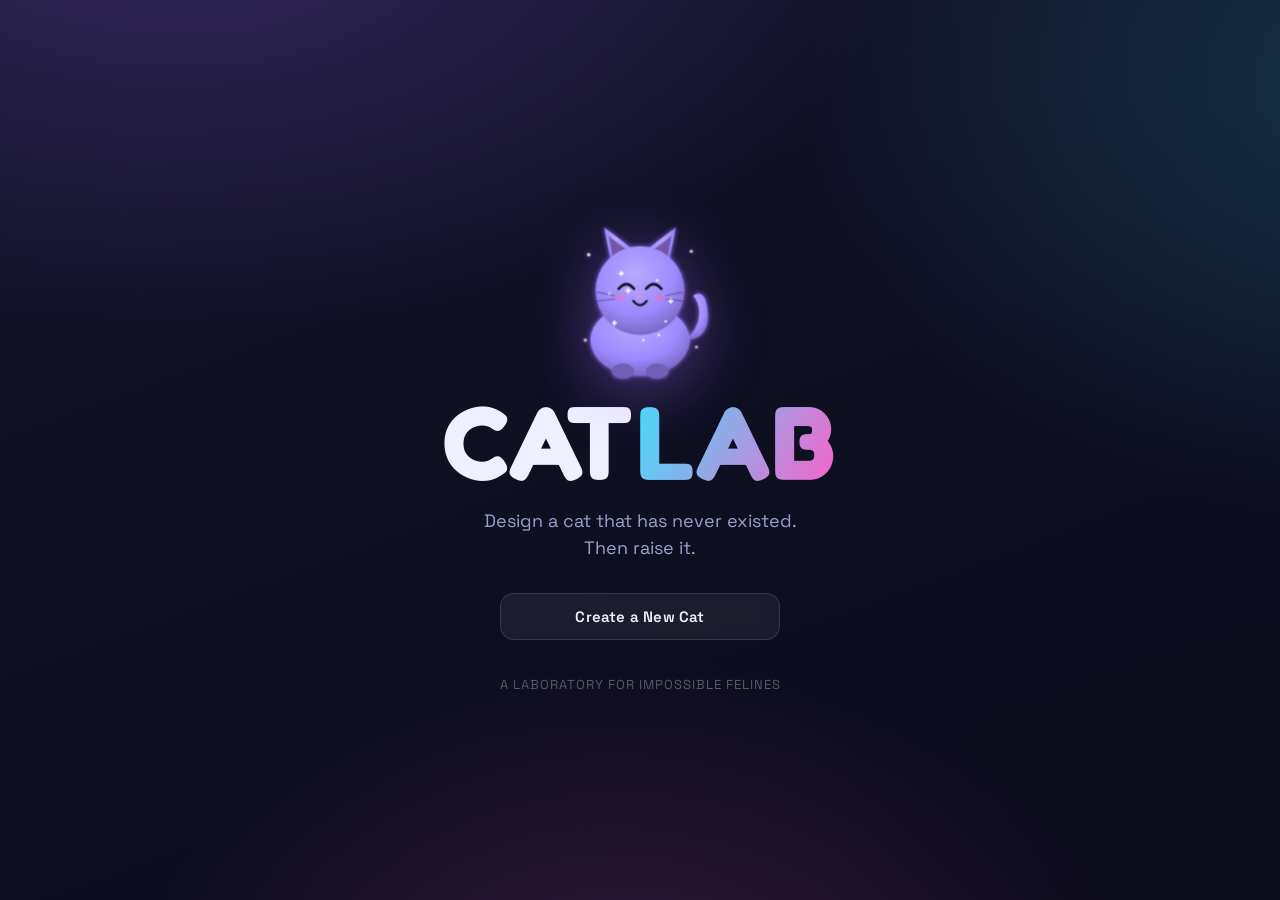
<file: index.html>
<!DOCTYPE html>
<html lang="en">
<head>
    <meta charset="UTF-8">
    <meta name="viewport" content="width=device-width, initial-scale=1.0">
    <title>Cat Lab — Design & Raise Your Own Cat</title>
    <link rel="stylesheet" href="style.css">
</head>
<body>
    <div id="bg-particles"></div>

    <main id="app">
        <!-- ============ TITLE / LAB ENTRANCE ============ -->
        <section id="title-screen" class="screen active">
            <div class="title-inner">
                <div class="logo-cat" id="logo-cat"></div>
                <h1 class="logo">
                    <span class="logo-cat-word">CAT</span><span class="logo-lab-word">LAB</span>
                </h1>
                <p class="tagline">Design a cat that has never existed.<br>Then raise it.</p>
                <div class="title-buttons">
                    <button id="continue-btn" class="btn btn-primary hidden">Continue with <span id="continue-name"></span></button>
                    <button id="new-btn" class="btn btn-ghost">Create a New Cat</button>
                </div>
                <p class="credits">A laboratory for impossible felines</p>
            </div>
        </section>

        <!-- ============ CREATOR ============ -->
        <section id="creator-screen" class="screen">
            <div class="creator-grid">
                <!-- Live preview -->
                <div class="preview-panel">
                    <div class="preview-stage">
                        <div class="cat-render" id="creator-cat"></div>
                    </div>
                    <div class="preview-name">
                        <input type="text" id="cat-name-input" maxlength="16" placeholder="Name your cat…" autocomplete="off">
                    </div>
                    <p class="preview-summary" id="preview-summary"></p>
                    <div class="preview-actions">
                        <button id="randomize-btn" class="btn btn-ghost btn-sm">🎲 Surprise me</button>
                        <button id="bring-to-life-btn" class="btn btn-primary btn-sm">Bring to Life ✨</button>
                    </div>
                </div>

                <!-- Controls -->
                <div class="controls-panel">
                    <header class="controls-header">
                        <h2>The Creator</h2>
                        <button id="back-to-title" class="link-btn">← Lab</button>
                    </header>

                    <div class="control-group" data-control="type">
                        <label class="control-label">Species Type</label>
                        <div class="chip-row" id="type-row"></div>
                    </div>

                    <div class="control-group">
                        <label class="control-label">Fur Pattern</label>
                        <div class="chip-row" id="pattern-row"></div>
                    </div>

                    <div class="control-group split">
                        <div>
                            <label class="control-label">Fur Colour</label>
                            <div class="swatch-row" id="fur-swatches"></div>
                            <input type="color" id="fur-custom" class="color-input" value="#ff9ad1">
                        </div>
                        <div>
                            <label class="control-label">Accent Colour</label>
                            <div class="swatch-row" id="accent-swatches"></div>
                            <input type="color" id="accent-custom" class="color-input" value="#5b3a8f">
                        </div>
                    </div>

                    <div class="control-group">
                        <label class="control-label">Eye Colour</label>
                        <div class="swatch-row" id="eye-swatches"></div>
                    </div>

                    <div class="control-group split">
                        <div>
                            <label class="control-label">Size</label>
                            <div class="chip-row col" id="size-row"></div>
                        </div>
                        <div>
                            <label class="control-label">Age</label>
                            <div class="chip-row col" id="age-row"></div>
                        </div>
                    </div>

                    <div class="control-group">
                        <label class="control-label">Personality</label>
                        <div class="chip-row" id="personality-row"></div>
                        <p class="control-hint" id="personality-hint"></p>
                    </div>

                    <div class="control-group">
                        <label class="control-label">Favourite Diet</label>
                        <div class="chip-row" id="diet-row"></div>
                    </div>
                </div>
            </div>
        </section>

        <!-- ============ NURSERY / CARE ============ -->
        <section id="care-screen" class="screen">
            <div class="care-grid">
                <aside class="care-info">
                    <div class="info-card">
                        <h3 id="care-name">—</h3>
                        <p class="info-line" id="care-traits">—</p>
                        <div class="age-badge"><span id="care-age-label">Kitten</span> · <span id="care-days">Day 1</span></div>
                    </div>
                    <div class="mood-card">
                        <div class="mood-emoji" id="mood-emoji">😺</div>
                        <div class="mood-text" id="mood-text">Content</div>
                    </div>
                    <button id="new-cat-btn" class="btn btn-ghost btn-sm full">⚗️ Back to the Lab</button>
                </aside>

                <div class="care-stage-wrap">
                    <div class="care-stage" id="care-stage">
                        <div class="stage-floor"></div>
                        <div class="cat-render" id="care-cat"></div>
                        <div class="particle-layer" id="particle-layer"></div>
                        <div class="speech-bubble hidden" id="speech-bubble"></div>
                    </div>
                </div>

                <aside class="care-stats">
                    <div class="stat" data-stat="hunger">
                        <div class="stat-top"><span class="stat-emoji">🍽️</span><span class="stat-name">Fullness</span><span class="stat-num" id="hunger-num">100</span></div>
                        <div class="stat-track"><div class="stat-bar" id="hunger-bar"></div></div>
                    </div>
                    <div class="stat" data-stat="happiness">
                        <div class="stat-top"><span class="stat-emoji">💖</span><span class="stat-name">Happiness</span><span class="stat-num" id="happiness-num">100</span></div>
                        <div class="stat-track"><div class="stat-bar" id="happiness-bar"></div></div>
                    </div>
                    <div class="stat" data-stat="energy">
                        <div class="stat-top"><span class="stat-emoji">⚡</span><span class="stat-name">Energy</span><span class="stat-num" id="energy-num">100</span></div>
                        <div class="stat-track"><div class="stat-bar" id="energy-bar"></div></div>
                    </div>
                    <div class="stat" data-stat="cleanliness">
                        <div class="stat-top"><span class="stat-emoji">🛁</span><span class="stat-name">Cleanliness</span><span class="stat-num" id="cleanliness-num">100</span></div>
                        <div class="stat-track"><div class="stat-bar" id="cleanliness-bar"></div></div>
                    </div>
                    <div class="stat" data-stat="bond">
                        <div class="stat-top"><span class="stat-emoji">🔗</span><span class="stat-name">Bond</span><span class="stat-num" id="bond-num">0</span></div>
                        <div class="stat-track"><div class="stat-bar" id="bond-bar"></div></div>
                    </div>
                </aside>
            </div>

            <div class="action-bar" id="action-bar">
                <button class="care-action" data-action="feed"><span class="ca-icon" id="feed-icon">🐟</span><span class="ca-label">Feed</span></button>
                <button class="care-action" data-action="play"><span class="ca-icon">🧶</span><span class="ca-label">Play</span></button>
                <button class="care-action" data-action="pet"><span class="ca-icon">🤚</span><span class="ca-label">Pet</span></button>
                <button class="care-action" data-action="groom"><span class="ca-icon">🪮</span><span class="ca-label">Groom</span></button>
                <button class="care-action" data-action="treat"><span class="ca-icon">🍬</span><span class="ca-label">Treat</span></button>
                <button class="care-action" data-action="sleep"><span class="ca-icon" id="sleep-icon">🌙</span><span class="ca-label" id="sleep-label">Sleep</span></button>
            </div>
        </section>
    </main>

    <script src="game.js"></script>
</body>
</html>
</file>
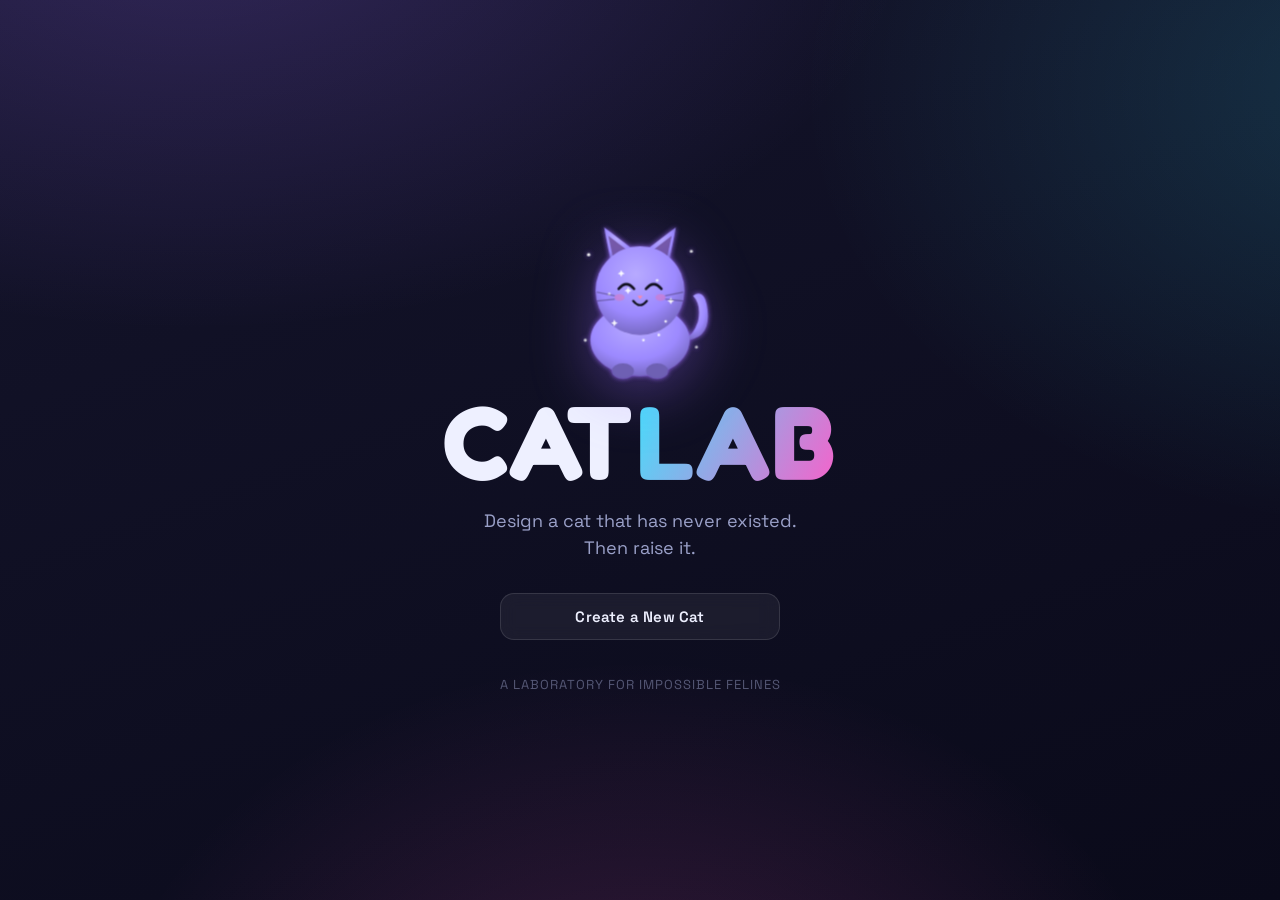
<file: CatLab.html>
<!DOCTYPE html>
<html lang="en">
<head>
    <meta charset="UTF-8">
    <meta name="viewport" content="width=device-width, initial-scale=1.0">
    <title>Cat Lab — Design & Raise Your Own Cat</title>
    <style>
/* ============================================================
   CAT LAB — stylesheet
   A polished, modern lab aesthetic: deep space gradient,
   glassmorphism panels, neon cyan/magenta accents.
   ============================================================ */
@import url('https://fonts.googleapis.com/css2?family=Fredoka:wght@400;500;600;700&family=Space+Grotesk:wght@400;500;600;700&display=swap');

:root {
    --bg-0: #0a0a1a;
    --bg-1: #14142b;
    --glass: rgba(255, 255, 255, 0.06);
    --glass-bright: rgba(255, 255, 255, 0.1);
    --stroke: rgba(255, 255, 255, 0.12);
    --text: #eef0ff;
    --text-dim: #9aa0c8;
    --cyan: #38e8ff;
    --magenta: #ff5cc8;
    --violet: #9d6bff;
    --lime: #9dff5c;
    --gold: #ffd45c;
    --shadow: 0 18px 50px rgba(0, 0, 0, 0.5);
    --radius: 20px;
}

*, *::before, *::after { margin: 0; padding: 0; box-sizing: border-box; }

html, body { height: 100%; }

body {
    font-family: 'Space Grotesk', system-ui, sans-serif;
    color: var(--text);
    background:
        radial-gradient(1200px 700px at 15% -10%, rgba(157, 107, 255, 0.22), transparent 60%),
        radial-gradient(1100px 800px at 110% 10%, rgba(56, 232, 255, 0.16), transparent 55%),
        radial-gradient(900px 700px at 50% 120%, rgba(255, 92, 200, 0.18), transparent 60%),
        linear-gradient(160deg, var(--bg-1), var(--bg-0));
    min-height: 100vh;
    overflow-x: hidden;
}

/* Floating ambient particles */
#bg-particles {
    position: fixed; inset: 0; pointer-events: none; z-index: 0; overflow: hidden;
}
.bgp {
    position: absolute; border-radius: 50%;
    background: radial-gradient(circle, rgba(255,255,255,0.9), transparent 70%);
    animation: drift linear infinite;
    opacity: 0.5;
}
@keyframes drift {
    0%   { transform: translateY(0) translateX(0); }
    100% { transform: translateY(-120vh) translateX(40px); }
}

#app { position: relative; z-index: 1; }

/* ============ SCREEN SWITCHING ============ */
.screen {
    display: none;
    min-height: 100vh;
    padding: clamp(16px, 4vw, 48px);
    align-items: center;
    justify-content: center;
    animation: fadeIn 0.5s ease;
}
.screen.active { display: flex; }
@keyframes fadeIn { from { opacity: 0; transform: translateY(12px); } to { opacity: 1; transform: none; } }
.hidden { display: none !important; }

/* ============ BUTTONS ============ */
.btn {
    font-family: inherit; font-weight: 600; font-size: 15px;
    padding: 13px 26px; border-radius: 14px; border: 1px solid transparent;
    cursor: pointer; transition: transform 0.12s ease, box-shadow 0.2s ease, background 0.2s ease;
    letter-spacing: 0.2px;
}
.btn-sm { padding: 10px 18px; font-size: 14px; }
.btn.full { width: 100%; }
.btn-primary {
    color: #0a0a1a;
    background: linear-gradient(135deg, var(--cyan), var(--violet));
    box-shadow: 0 10px 30px rgba(56, 232, 255, 0.3);
}
.btn-primary:hover { transform: translateY(-2px); box-shadow: 0 14px 38px rgba(157, 107, 255, 0.45); }
.btn-primary:active { transform: translateY(0); }
.btn-ghost {
    color: var(--text); background: var(--glass); border: 1px solid var(--stroke);
    backdrop-filter: blur(8px);
}
.btn-ghost:hover { background: var(--glass-bright); transform: translateY(-2px); }
.link-btn {
    background: none; border: none; color: var(--text-dim); font-family: inherit;
    font-size: 14px; cursor: pointer; transition: color 0.15s;
}
.link-btn:hover { color: var(--cyan); }

/* ============ TITLE SCREEN ============ */
.title-inner { text-align: center; max-width: 560px; }
.logo-cat {
    width: 180px; height: 180px; margin: 0 auto 8px;
    filter: drop-shadow(0 12px 30px rgba(157,107,255,0.4));
    animation: float 4s ease-in-out infinite;
}
@keyframes float { 0%,100% { transform: translateY(0); } 50% { transform: translateY(-12px); } }
.logo {
    font-family: 'Fredoka', sans-serif; font-weight: 700;
    font-size: clamp(56px, 12vw, 104px); line-height: 0.9; letter-spacing: 2px;
}
.logo-cat-word { color: var(--text); }
.logo-lab-word {
    background: linear-gradient(120deg, var(--cyan), var(--magenta));
    -webkit-background-clip: text; background-clip: text; color: transparent;
}
.tagline { color: var(--text-dim); font-size: 18px; margin: 18px 0 32px; line-height: 1.5; }
.title-buttons { display: flex; flex-direction: column; gap: 12px; align-items: center; }
.title-buttons .btn { min-width: 280px; }
.credits { margin-top: 36px; color: rgba(154,160,200,0.5); font-size: 13px; letter-spacing: 1px; text-transform: uppercase; }

/* ============ CREATOR ============ */
.creator-grid {
    display: grid; grid-template-columns: minmax(280px, 380px) minmax(320px, 560px);
    gap: 28px; width: 100%; max-width: 1000px;
}
.preview-panel {
    background: var(--glass); border: 1px solid var(--stroke); border-radius: var(--radius);
    padding: 24px; backdrop-filter: blur(14px); box-shadow: var(--shadow);
    display: flex; flex-direction: column; align-items: center;
    position: sticky; top: 24px; height: fit-content;
}
.preview-stage {
    width: 100%; aspect-ratio: 1; border-radius: 16px;
    background:
        radial-gradient(circle at 50% 35%, rgba(157,107,255,0.18), transparent 60%),
        repeating-linear-gradient(0deg, transparent, transparent 22px, rgba(255,255,255,0.025) 22px, rgba(255,255,255,0.025) 23px),
        rgba(0,0,0,0.25);
    display: flex; align-items: center; justify-content: center;
    overflow: hidden; position: relative;
}
.cat-render { width: 88%; height: 88%; }
.cat-render svg { width: 100%; height: 100%; overflow: visible; }
.preview-name { width: 100%; margin-top: 18px; }
#cat-name-input {
    width: 100%; text-align: center; font-family: 'Fredoka', sans-serif; font-weight: 600;
    font-size: 24px; color: var(--text); background: transparent; border: none;
    border-bottom: 2px dashed var(--stroke); padding: 6px 0; outline: none; transition: border-color 0.2s;
}
#cat-name-input:focus { border-color: var(--cyan); }
#cat-name-input::placeholder { color: rgba(154,160,200,0.5); font-weight: 400; }
.preview-summary { color: var(--text-dim); font-size: 13px; text-align: center; margin: 14px 0 18px; line-height: 1.6; min-height: 40px; }
.preview-actions { display: flex; gap: 10px; width: 100%; }
.preview-actions .btn { flex: 1; }

.controls-panel {
    background: var(--glass); border: 1px solid var(--stroke); border-radius: var(--radius);
    padding: 24px 26px; backdrop-filter: blur(14px); box-shadow: var(--shadow);
    max-height: calc(100vh - 48px); overflow-y: auto;
}
.controls-header { display: flex; justify-content: space-between; align-items: center; margin-bottom: 20px; }
.controls-header h2 { font-family: 'Fredoka', sans-serif; font-size: 26px; font-weight: 600; }
.control-group { margin-bottom: 22px; }
.control-group.split { display: grid; grid-template-columns: 1fr 1fr; gap: 18px; }
.control-label {
    display: block; font-size: 12px; font-weight: 600; text-transform: uppercase;
    letter-spacing: 1px; color: var(--text-dim); margin-bottom: 10px;
}
.control-hint { font-size: 13px; color: var(--text-dim); margin-top: 8px; font-style: italic; min-height: 18px; }

/* Chips */
.chip-row { display: flex; flex-wrap: wrap; gap: 8px; }
.chip-row.col { flex-direction: column; }
.chip {
    font-family: inherit; font-size: 13px; font-weight: 500; color: var(--text);
    padding: 9px 14px; border-radius: 11px; cursor: pointer;
    background: rgba(255,255,255,0.05); border: 1px solid var(--stroke);
    transition: all 0.15s ease; display: flex; align-items: center; gap: 7px; white-space: nowrap;
}
.chip:hover { background: var(--glass-bright); transform: translateY(-1px); }
.chip.active {
    background: linear-gradient(135deg, rgba(56,232,255,0.25), rgba(157,107,255,0.25));
    border-color: var(--cyan); color: #fff;
    box-shadow: 0 4px 16px rgba(56,232,255,0.25);
}
.chip .chip-ico { font-size: 15px; }

/* Swatches */
.swatch-row { display: flex; flex-wrap: wrap; gap: 7px; margin-bottom: 8px; }
.swatch {
    width: 30px; height: 30px; border-radius: 9px; cursor: pointer; border: 2px solid transparent;
    transition: transform 0.12s ease, border-color 0.15s; box-shadow: inset 0 0 0 1px rgba(0,0,0,0.15);
}
.swatch:hover { transform: scale(1.12); }
.swatch.active { border-color: #fff; transform: scale(1.12); box-shadow: 0 0 0 2px var(--cyan); }
.color-input {
    width: 100%; height: 34px; border: 1px solid var(--stroke); border-radius: 9px;
    background: rgba(0,0,0,0.2); cursor: pointer; padding: 2px;
}

/* ============ CARE / NURSERY ============ */
.care-grid {
    display: grid; grid-template-columns: 230px 1fr 230px;
    gap: 22px; width: 100%; max-width: 1080px; align-items: stretch;
}
.care-info, .care-stats {
    display: flex; flex-direction: column; gap: 16px;
}
.info-card, .mood-card {
    background: var(--glass); border: 1px solid var(--stroke); border-radius: 16px;
    padding: 18px; backdrop-filter: blur(12px);
}
.info-card h3 { font-family: 'Fredoka', sans-serif; font-size: 24px; font-weight: 600; margin-bottom: 6px; }
.info-line { font-size: 13px; color: var(--text-dim); line-height: 1.6; }
.age-badge {
    margin-top: 12px; display: inline-block; font-size: 12px; font-weight: 600;
    color: var(--cyan); background: rgba(56,232,255,0.1); padding: 5px 11px; border-radius: 20px;
    border: 1px solid rgba(56,232,255,0.25);
}
.mood-card { text-align: center; }
.mood-emoji { font-size: 46px; line-height: 1; animation: moodPop 0.4s ease; }
.mood-text { font-size: 15px; font-weight: 600; margin-top: 8px; color: var(--text); }
@keyframes moodPop { 0% { transform: scale(0.6); } 60% { transform: scale(1.15); } 100% { transform: scale(1); } }

.care-stage-wrap { display: flex; align-items: center; }
.care-stage {
    width: 100%; aspect-ratio: 1 / 1; border-radius: 24px; position: relative; overflow: hidden;
    background:
        radial-gradient(circle at 50% 30%, rgba(157,107,255,0.22), transparent 55%),
        radial-gradient(circle at 50% 100%, rgba(56,232,255,0.12), transparent 60%),
        linear-gradient(180deg, rgba(20,20,43,0.6), rgba(10,10,26,0.8));
    border: 1px solid var(--stroke); box-shadow: var(--shadow);
    display: flex; align-items: center; justify-content: center;
}
.stage-floor {
    position: absolute; bottom: 0; left: 0; right: 0; height: 26%;
    background: linear-gradient(180deg, transparent, rgba(157,107,255,0.12));
    border-top: 1px solid rgba(255,255,255,0.06);
}
.care-stage .cat-render { width: 70%; height: 70%; position: relative; z-index: 2; transition: transform 0.3s ease; }
.care-stage.sleeping .cat-render { transform: scale(0.95); }

.particle-layer { position: absolute; inset: 0; pointer-events: none; z-index: 5; }
.particle {
    position: absolute; font-size: 26px; animation: floatUp 1.3s ease-out forwards; pointer-events: none;
}
@keyframes floatUp {
    0% { opacity: 0; transform: translateY(0) scale(0.6); }
    20% { opacity: 1; }
    100% { opacity: 0; transform: translateY(-130px) scale(1.3) rotate(var(--rot, 0deg)); }
}
.speech-bubble {
    position: absolute; top: 12%; left: 50%; transform: translateX(-50%);
    background: #fff; color: #1a1a2e; font-weight: 600; font-size: 14px;
    padding: 9px 16px; border-radius: 16px; z-index: 8; white-space: nowrap;
    box-shadow: 0 8px 24px rgba(0,0,0,0.3); animation: bubblePop 0.3s ease;
}
.speech-bubble::after {
    content: ''; position: absolute; bottom: -7px; left: 50%; transform: translateX(-50%);
    border: 8px solid transparent; border-top-color: #fff; border-bottom: 0;
}
@keyframes bubblePop { from { opacity: 0; transform: translateX(-50%) translateY(8px) scale(0.9); } to { opacity: 1; } }

/* Stats */
.stat { background: var(--glass); border: 1px solid var(--stroke); border-radius: 14px; padding: 13px 15px; backdrop-filter: blur(12px); }
.stat-top { display: flex; align-items: center; gap: 7px; margin-bottom: 8px; font-size: 13px; }
.stat-emoji { font-size: 15px; }
.stat-name { font-weight: 600; flex: 1; }
.stat-num { color: var(--text-dim); font-variant-numeric: tabular-nums; font-weight: 600; }
.stat-track { height: 9px; background: rgba(0,0,0,0.35); border-radius: 6px; overflow: hidden; }
.stat-bar { height: 100%; width: 100%; border-radius: 6px; transition: width 0.5s ease, background 0.5s ease; }
.stat-bar.high { background: linear-gradient(90deg, var(--lime), var(--cyan)); }
.stat-bar.mid  { background: linear-gradient(90deg, var(--gold), var(--magenta)); }
.stat-bar.low  { background: linear-gradient(90deg, #ff5c5c, var(--magenta)); animation: lowPulse 0.9s ease infinite; }
@keyframes lowPulse { 0%,100% { opacity: 1; } 50% { opacity: 0.5; } }

/* Action bar */
.action-bar {
    position: fixed; bottom: 0; left: 0; right: 0; z-index: 20;
    display: flex; justify-content: center; gap: 10px; flex-wrap: wrap;
    padding: 16px; background: linear-gradient(180deg, transparent, rgba(10,10,26,0.9) 40%);
}
.care-action {
    font-family: inherit; cursor: pointer; width: 84px; padding: 12px 6px; border-radius: 16px;
    background: var(--glass); border: 1px solid var(--stroke); color: var(--text);
    display: flex; flex-direction: column; align-items: center; gap: 5px;
    backdrop-filter: blur(12px); transition: transform 0.12s ease, background 0.2s, box-shadow 0.2s;
}
.care-action:hover { background: var(--glass-bright); transform: translateY(-3px); box-shadow: 0 10px 24px rgba(0,0,0,0.35); }
.care-action:active { transform: translateY(0) scale(0.96); }
.care-action:disabled { opacity: 0.35; cursor: not-allowed; transform: none; }
.ca-icon { font-size: 26px; }
.ca-label { font-size: 12px; font-weight: 600; }

/* Care screen needs space for fixed action bar */
#care-screen { padding-bottom: 120px; }

/* Cat idle animations (applied to SVG groups) */
.cat-svg .breathe { animation: breathe 3.4s ease-in-out infinite; transform-origin: 100px 150px; }
@keyframes breathe { 0%,100% { transform: scale(1); } 50% { transform: scale(1.025); } }
.cat-svg .tail { animation: tailSway 3.2s ease-in-out infinite; transform-origin: 150px 150px; }
@keyframes tailSway { 0%,100% { transform: rotate(-4deg); } 50% { transform: rotate(8deg); } }
.cat-svg .eye-group { transition: transform 0.1s ease; transform-origin: center; }
.cat-svg .eye-group.blink { transform: scaleY(0.08); }
.cat-svg.is-sleeping .breathe { animation-duration: 5s; }
.cat-svg .ear-l { animation: earTwitchL 6s ease-in-out infinite; transform-origin: 70px 56px; }
.cat-svg .ear-r { animation: earTwitchR 7s ease-in-out infinite; transform-origin: 130px 56px; }
@keyframes earTwitchL { 0%,92%,100% { transform: rotate(0); } 95% { transform: rotate(-7deg); } }
@keyframes earTwitchR { 0%,90%,100% { transform: rotate(0); } 94% { transform: rotate(7deg); } }

.cat-render.react-happy { animation: reactHappy 0.5s ease; }
@keyframes reactHappy { 0%,100% { transform: translateY(0); } 40% { transform: translateY(-18px); } 70% { transform: translateY(0); } }
.cat-render.react-wiggle { animation: reactWiggle 0.5s ease; }
@keyframes reactWiggle { 0%,100% { transform: rotate(0); } 25% { transform: rotate(-5deg); } 75% { transform: rotate(5deg); } }

/* ============ RESPONSIVE ============ */
@media (max-width: 880px) {
    .creator-grid { grid-template-columns: 1fr; max-width: 480px; }
    .preview-panel { position: static; }
    .care-grid { grid-template-columns: 1fr; max-width: 420px; }
    .care-info, .care-stats { flex-direction: row; flex-wrap: wrap; }
    .care-info > *, .care-stats > * { flex: 1; min-width: 140px; }
    .care-stage-wrap { order: -1; }
}
@media (max-width: 420px) {
    .care-action { width: 70px; }
    .ca-icon { font-size: 22px; }
}

</style>
</head>
<body>
    <div id="bg-particles"></div>

    <main id="app">
        <!-- ============ TITLE / LAB ENTRANCE ============ -->
        <section id="title-screen" class="screen active">
            <div class="title-inner">
                <div class="logo-cat" id="logo-cat"></div>
                <h1 class="logo">
                    <span class="logo-cat-word">CAT</span><span class="logo-lab-word">LAB</span>
                </h1>
                <p class="tagline">Design a cat that has never existed.<br>Then raise it.</p>
                <div class="title-buttons">
                    <button id="continue-btn" class="btn btn-primary hidden">Continue with <span id="continue-name"></span></button>
                    <button id="new-btn" class="btn btn-ghost">Create a New Cat</button>
                </div>
                <p class="credits">A laboratory for impossible felines</p>
            </div>
        </section>

        <!-- ============ CREATOR ============ -->
        <section id="creator-screen" class="screen">
            <div class="creator-grid">
                <!-- Live preview -->
                <div class="preview-panel">
                    <div class="preview-stage">
                        <div class="cat-render" id="creator-cat"></div>
                    </div>
                    <div class="preview-name">
                        <input type="text" id="cat-name-input" maxlength="16" placeholder="Name your cat…" autocomplete="off">
                    </div>
                    <p class="preview-summary" id="preview-summary"></p>
                    <div class="preview-actions">
                        <button id="randomize-btn" class="btn btn-ghost btn-sm">🎲 Surprise me</button>
                        <button id="bring-to-life-btn" class="btn btn-primary btn-sm">Bring to Life ✨</button>
                    </div>
                </div>

                <!-- Controls -->
                <div class="controls-panel">
                    <header class="controls-header">
                        <h2>The Creator</h2>
                        <button id="back-to-title" class="link-btn">← Lab</button>
                    </header>

                    <div class="control-group" data-control="type">
                        <label class="control-label">Species Type</label>
                        <div class="chip-row" id="type-row"></div>
                    </div>

                    <div class="control-group">
                        <label class="control-label">Fur Pattern</label>
                        <div class="chip-row" id="pattern-row"></div>
                    </div>

                    <div class="control-group split">
                        <div>
                            <label class="control-label">Fur Colour</label>
                            <div class="swatch-row" id="fur-swatches"></div>
                            <input type="color" id="fur-custom" class="color-input" value="#ff9ad1">
                        </div>
                        <div>
                            <label class="control-label">Accent Colour</label>
                            <div class="swatch-row" id="accent-swatches"></div>
                            <input type="color" id="accent-custom" class="color-input" value="#5b3a8f">
                        </div>
                    </div>

                    <div class="control-group">
                        <label class="control-label">Eye Colour</label>
                        <div class="swatch-row" id="eye-swatches"></div>
                    </div>

                    <div class="control-group split">
                        <div>
                            <label class="control-label">Size</label>
                            <div class="chip-row col" id="size-row"></div>
                        </div>
                        <div>
                            <label class="control-label">Age</label>
                            <div class="chip-row col" id="age-row"></div>
                        </div>
                    </div>

                    <div class="control-group">
                        <label class="control-label">Personality</label>
                        <div class="chip-row" id="personality-row"></div>
                        <p class="control-hint" id="personality-hint"></p>
                    </div>

                    <div class="control-group">
                        <label class="control-label">Favourite Diet</label>
                        <div class="chip-row" id="diet-row"></div>
                    </div>
                </div>
            </div>
        </section>

        <!-- ============ NURSERY / CARE ============ -->
        <section id="care-screen" class="screen">
            <div class="care-grid">
                <aside class="care-info">
                    <div class="info-card">
                        <h3 id="care-name">—</h3>
                        <p class="info-line" id="care-traits">—</p>
                        <div class="age-badge"><span id="care-age-label">Kitten</span> · <span id="care-days">Day 1</span></div>
                    </div>
                    <div class="mood-card">
                        <div class="mood-emoji" id="mood-emoji">😺</div>
                        <div class="mood-text" id="mood-text">Content</div>
                    </div>
                    <button id="new-cat-btn" class="btn btn-ghost btn-sm full">⚗️ Back to the Lab</button>
                </aside>

                <div class="care-stage-wrap">
                    <div class="care-stage" id="care-stage">
                        <div class="stage-floor"></div>
                        <div class="cat-render" id="care-cat"></div>
                        <div class="particle-layer" id="particle-layer"></div>
                        <div class="speech-bubble hidden" id="speech-bubble"></div>
                    </div>
                </div>

                <aside class="care-stats">
                    <div class="stat" data-stat="hunger">
                        <div class="stat-top"><span class="stat-emoji">🍽️</span><span class="stat-name">Fullness</span><span class="stat-num" id="hunger-num">100</span></div>
                        <div class="stat-track"><div class="stat-bar" id="hunger-bar"></div></div>
                    </div>
                    <div class="stat" data-stat="happiness">
                        <div class="stat-top"><span class="stat-emoji">💖</span><span class="stat-name">Happiness</span><span class="stat-num" id="happiness-num">100</span></div>
                        <div class="stat-track"><div class="stat-bar" id="happiness-bar"></div></div>
                    </div>
                    <div class="stat" data-stat="energy">
                        <div class="stat-top"><span class="stat-emoji">⚡</span><span class="stat-name">Energy</span><span class="stat-num" id="energy-num">100</span></div>
                        <div class="stat-track"><div class="stat-bar" id="energy-bar"></div></div>
                    </div>
                    <div class="stat" data-stat="cleanliness">
                        <div class="stat-top"><span class="stat-emoji">🛁</span><span class="stat-name">Cleanliness</span><span class="stat-num" id="cleanliness-num">100</span></div>
                        <div class="stat-track"><div class="stat-bar" id="cleanliness-bar"></div></div>
                    </div>
                    <div class="stat" data-stat="bond">
                        <div class="stat-top"><span class="stat-emoji">🔗</span><span class="stat-name">Bond</span><span class="stat-num" id="bond-num">0</span></div>
                        <div class="stat-track"><div class="stat-bar" id="bond-bar"></div></div>
                    </div>
                </aside>
            </div>

            <div class="action-bar" id="action-bar">
                <button class="care-action" data-action="feed"><span class="ca-icon" id="feed-icon">🐟</span><span class="ca-label">Feed</span></button>
                <button class="care-action" data-action="play"><span class="ca-icon">🧶</span><span class="ca-label">Play</span></button>
                <button class="care-action" data-action="pet"><span class="ca-icon">🤚</span><span class="ca-label">Pet</span></button>
                <button class="care-action" data-action="groom"><span class="ca-icon">🪮</span><span class="ca-label">Groom</span></button>
                <button class="care-action" data-action="treat"><span class="ca-icon">🍬</span><span class="ca-label">Treat</span></button>
                <button class="care-action" data-action="sleep"><span class="ca-icon" id="sleep-icon">🌙</span><span class="ca-label" id="sleep-label">Sleep</span></button>
            </div>
        </section>
    </main>

    <script>
/* ============================================================
   CAT LAB — game.js
   Procedural SVG cat designer + care simulation.
   No dependencies. Single shared cat-render function so the
   creator preview and the nursery show the exact same creature.
   ============================================================ */
(() => {
'use strict';

/* ---------------------------------------------------------------
   DATA TABLES
   --------------------------------------------------------------- */
const TYPES = {
    classic:  { name: 'Classic',  ico: '🐱', desc: 'an ordinary house cat',           glow: null,                 bodyOpacity: 1   },
    cosmic:   { name: 'Cosmic',   ico: '🌌', desc: 'fur woven from the night sky',     glow: 'rgba(157,107,255,0.9)', bodyOpacity: 1, stars: true },
    ember:    { name: 'Ember',    ico: '🔥', desc: 'a cat made of living flame',       glow: 'rgba(255,120,40,0.95)', bodyOpacity: 1, flicker: true },
    aqua:     { name: 'Aqua',     ico: '🌊', desc: 'a sleek deep-sea drifter',         glow: 'rgba(56,200,255,0.85)', bodyOpacity: 0.96, bubbles: true },
    crystal:  { name: 'Crystal',  ico: '💎', desc: 'a translucent gemstone feline',    glow: 'rgba(170,230,255,0.9)', bodyOpacity: 0.78, facets: true },
    spectre:  { name: 'Spectre',  ico: '👻', desc: 'a gentle ghost cat',               glow: 'rgba(180,120,255,0.8)', bodyOpacity: 0.55, floaty: true },
    botanic:  { name: 'Botanic',  ico: '🌿', desc: 'a sprouting plant kitten',         glow: 'rgba(120,255,120,0.7)', bodyOpacity: 1, leaf: true },
};

const PATTERNS = {
    solid:   { name: 'Solid',   ico: '⬤' },
    tabby:   { name: 'Tabby',   ico: '〰️' },
    spots:   { name: 'Spotted', ico: '🔵' },
    patches: { name: 'Patched', ico: '🐾' },
    galaxy:  { name: 'Starry',  ico: '✨' },
    rainbow: { name: 'Prismatic', ico: '🌈' },
    aura:    { name: 'Aura',    ico: '💫' },
};

const SIZES = {
    teacup:   { name: 'Teacup',   ico: '🤏', scale: 0.62 },
    small:    { name: 'Small',    ico: '🐈', scale: 0.8  },
    medium:   { name: 'Medium',   ico: '🐱', scale: 1.0  },
    large:    { name: 'Large',    ico: '🐅', scale: 1.18 },
    chonk:    { name: 'Chonk',    ico: '🫃', scale: 1.32, chonk: true },
    colossal: { name: 'Colossal', ico: '🦁', scale: 1.5  },
};

const AGES = {
    kitten: { name: 'Kitten', ico: '🍼', headBoost: 1.18, glasses: false },
    young:  { name: 'Young',  ico: '🌱', headBoost: 1.06, glasses: false },
    adult:  { name: 'Adult',  ico: '⭐', headBoost: 1.0,  glasses: false },
    elder:  { name: 'Elder',  ico: '🎩', headBoost: 0.98, glasses: true },
};

const PERSONALITIES = {
    playful:      { name: 'Playful',      ico: '🤸', expr: 'happy',  hint: 'Bursting with zoomies. Loves to play.' },
    lazy:         { name: 'Lazy',         ico: '😴', expr: 'sleepy', hint: 'A professional napper. Energy drains slower.' },
    curious:      { name: 'Curious',      ico: '🔍', expr: 'wide',   hint: 'Wide-eyed and into everything.' },
    grumpy:       { name: 'Grumpy',       ico: '😾', expr: 'grumpy', hint: 'Judging you. Quietly. Constantly.' },
    affectionate: { name: 'Affectionate', ico: '🥰', expr: 'happy',  hint: 'A love sponge. Bonds with you quickly.' },
    mischievous:  { name: 'Mischievous',  ico: '😼', expr: 'smug',   hint: 'Chaos incarnate. Plotting something.' },
};

const DIETS = {
    fish:      { name: 'Fish',      ico: '🐟' },
    stardust:  { name: 'Stardust',  ico: '✨' },
    greens:    { name: 'Greens',    ico: '🥬' },
    lightning: { name: 'Lightning', ico: '⚡' },
    gems:      { name: 'Gems',      ico: '💎' },
    berries:   { name: 'Berries',   ico: '🫐' },
    moonbeams: { name: 'Moonbeams', ico: '🌙' },
    cream:     { name: 'Cream',     ico: '🥛' },
};

const FUR_SWATCHES   = ['#ff9ad1','#ffb86b','#ffe46b','#9dff8a','#6be0ff','#9d8aff','#ff6b6b','#ffffff','#1f1f2e','#c8956b','#b0b6c8','#ff5cc8'];
const ACCENT_SWATCHES= ['#5b3a8f','#2a2a44','#ffffff','#ff6b9d','#3a7bd5','#27c46b','#ffd45c','#e85d75','#7a4a2a','#000000','#6be0ff','#ff8a3a'];
const EYE_SWATCHES   = ['#ffd45c','#6be0ff','#9dff5c','#ff6bba','#9d6bff','#ff5c5c','#ffffff','#27c46b','#ff8a3a'];

/* ---------------------------------------------------------------
   STATE
   --------------------------------------------------------------- */
const defaultCat = () => ({
    name: '',
    type: 'cosmic',
    pattern: 'galaxy',
    fur: '#9d8aff',
    accent: '#5b3a8f',
    eye: '#6be0ff',
    size: 'medium',
    age: 'kitten',
    personality: 'playful',
    diet: 'stardust',
});

let cat = defaultCat();
let care = null;          // {hunger,happiness,energy,cleanliness,bond,sleeping,bornAt,lastSeen}
let careTimer = null;
let blinkTimer = null;
const SAVE_KEY = 'catlab.save.v1';

/* ---------------------------------------------------------------
   COLOR HELPERS
   --------------------------------------------------------------- */
function hexToRgb(hex) {
    hex = hex.replace('#', '');
    if (hex.length === 3) hex = hex.split('').map(c => c + c).join('');
    return { r: parseInt(hex.slice(0,2),16), g: parseInt(hex.slice(2,4),16), b: parseInt(hex.slice(4,6),16) };
}
function rgbToHex(r,g,b){ const h = n => Math.max(0,Math.min(255,Math.round(n))).toString(16).padStart(2,'0'); return `#${h(r)}${h(g)}${h(b)}`; }
function shade(hex, pct){ const {r,g,b} = hexToRgb(hex); const f = pct/100; return rgbToHex(r+(255-r)*Math.max(0,f) + r*Math.min(0,f), g+(255-g)*Math.max(0,f)+g*Math.min(0,f), b+(255-b)*Math.max(0,f)+b*Math.min(0,f)); }
function luminance(hex){ const {r,g,b} = hexToRgb(hex); return (0.299*r + 0.587*g + 0.114*b)/255; }

/* ---------------------------------------------------------------
   SVG CAT RENDERER  — the heart of the lab
   Renders a unique cat from a config object. `expr` overrides the
   facial expression (used by the care screen for moods).
   --------------------------------------------------------------- */
let uid = 0;
function renderCat(c, opts = {}) {
    const id = 'cat' + (uid++);
    const sizeData = SIZES[c.size] || SIZES.medium;
    const ageData = AGES[c.age] || AGES.adult;
    const typeData = TYPES[c.type] || TYPES.classic;
    const expr = opts.expr || (PERSONALITIES[c.personality] || PERSONALITIES.playful).expr;

    const fur = c.fur, accent = c.accent, eye = c.eye;
    const furLight = shade(fur, 28);
    const furDark = shade(fur, -30);
    const lineColor = luminance(fur) > 0.55 ? 'rgba(40,30,60,0.55)' : 'rgba(255,255,255,0.5)';

    const scale = sizeData.scale * (opts.scaleMul || 1);
    const headBoost = ageData.headBoost;
    const bodyW = sizeData.chonk ? 70 : 58;

    // --- defs: gradients, filters, clip ---
    let defs = `
      <radialGradient id="${id}-fur" cx="45%" cy="32%" r="75%">
        <stop offset="0%" stop-color="${furLight}"/>
        <stop offset="60%" stop-color="${fur}"/>
        <stop offset="100%" stop-color="${furDark}"/>
      </radialGradient>
      <radialGradient id="${id}-eye" cx="50%" cy="40%" r="70%">
        <stop offset="0%" stop-color="${shade(eye,55)}"/>
        <stop offset="70%" stop-color="${eye}"/>
        <stop offset="100%" stop-color="${shade(eye,-35)}"/>
      </radialGradient>`;

    if (typeData.glow) {
        defs += `<filter id="${id}-glow" x="-40%" y="-40%" width="180%" height="180%">
            <feGaussianBlur stdDeviation="${typeData.floaty ? 5 : 3.2}" result="b"/>
            <feFlood flood-color="${typeData.glow}" result="col"/>
            <feComposite in="col" in2="b" operator="in" result="g"/>
            <feMerge><feMergeNode in="g"/><feMergeNode in="SourceGraphic"/></feMerge>
        </filter>`;
    }
    if (c.pattern === 'rainbow') {
        defs += `<linearGradient id="${id}-rain" x1="0" y1="0" x2="1" y2="1">
            <stop offset="0%" stop-color="#ff5c5c"/><stop offset="25%" stop-color="#ffd45c"/>
            <stop offset="50%" stop-color="#9dff5c"/><stop offset="75%" stop-color="#6be0ff"/>
            <stop offset="100%" stop-color="#c86bff"/></linearGradient>`;
    }

    // Silhouette clip (head + body + ears) so patterns stay on the cat
    const silhouette = `
        <ellipse cx="100" cy="150" rx="${bodyW}" ry="42"/>
        <circle cx="100" cy="${92}" r="${44*headBoost}"/>
        <path d="M66,58 L58,18 L92,44 Z"/>
        <path d="M134,58 L142,18 L108,44 Z"/>`;
    defs += `<clipPath id="${id}-clip">${silhouette}</clipPath>`;

    // --- pattern overlay (inside the clip) ---
    let pattern = '';
    if (c.pattern === 'tabby') {
        pattern = `
            <path d="M100,50 Q100,90 100,140" stroke="${furDark}" stroke-width="5" fill="none" opacity="0.6"/>
            <path d="M78,60 Q72,100 80,150" stroke="${furDark}" stroke-width="4" fill="none" opacity="0.5"/>
            <path d="M122,60 Q128,100 120,150" stroke="${furDark}" stroke-width="4" fill="none" opacity="0.5"/>
            <path d="M60,120 Q100,128 140,120" stroke="${furDark}" stroke-width="4" fill="none" opacity="0.45"/>
            <path d="M62,150 Q100,160 138,150" stroke="${furDark}" stroke-width="4" fill="none" opacity="0.45"/>`;
    } else if (c.pattern === 'spots') {
        const spots = [[78,78,7],[122,82,6],[100,120,8],[72,140,6],[128,138,7],[100,158,6],[88,98,4],[116,112,5]];
        pattern = spots.map(([x,y,r]) => `<circle cx="${x}" cy="${y}" r="${r}" fill="${accent}" opacity="0.65"/>`).join('');
    } else if (c.pattern === 'patches') {
        pattern = `
            <ellipse cx="72" cy="84" rx="26" ry="30" fill="${accent}" opacity="0.85"/>
            <ellipse cx="118" cy="150" rx="34" ry="28" fill="${accent}" opacity="0.85"/>`;
    } else if (c.pattern === 'galaxy') {
        const stars = [[78,72],[120,80],[96,108],[70,130],[130,128],[104,150],[86,92],[122,144],[64,96],[136,104]];
        pattern = stars.map(([x,y],i) => i%3===0
            ? `<path d="M${x},${y-4} L${x+1.3},${y-1.3} L${x+4},${y} L${x+1.3},${y+1.3} L${x},${y+4} L${x-1.3},${y+1.3} L${x-4},${y} L${x-1.3},${y-1.3} Z" fill="#fff" opacity="0.95"/>`
            : `<circle cx="${x}" cy="${y}" r="1.6" fill="#fff" opacity="0.85"/>`).join('');
    } else if (c.pattern === 'rainbow') {
        pattern = `<rect x="40" y="20" width="120" height="180" fill="url(#${id}-rain)" opacity="0.5"/>`;
    } else if (c.pattern === 'aura') {
        pattern = `
            <circle cx="100" cy="120" r="40" fill="none" stroke="${shade(accent,30)}" stroke-width="3" opacity="0.4"/>
            <circle cx="100" cy="120" r="30" fill="none" stroke="${shade(accent,50)}" stroke-width="2" opacity="0.35"/>`;
    }

    // type-specific in-clip texture
    if (typeData.facets) {
        pattern += `<path d="M100,52 L80,110 L100,150 L120,110 Z" fill="#fff" opacity="0.12"/>
                    <path d="M80,60 L120,150" stroke="#fff" stroke-width="1.5" opacity="0.18"/>`;
    }

    // --- expression: eyes + mouth ---
    const eL = 84, eR = 116, eY = 88;
    const sleeping = !!opts.sleeping;
    let eyes, mouth = '', brows = '', extras = '';

    function eyeBall(cx, sclY = 1) {
        return `<g class="eye-group">
            <ellipse cx="${cx}" cy="${eY}" rx="9" ry="${11*sclY}" fill="#fff" opacity="0.95"/>
            <ellipse cx="${cx}" cy="${eY}" rx="6.5" ry="${8*sclY}" fill="url(#${id}-eye)"/>
            <ellipse cx="${cx}" cy="${eY+1}" rx="${2.6}" ry="${5.5*sclY}" fill="#10101e"/>
            <circle cx="${cx-2.5}" cy="${eY-3}" r="2" fill="#fff"/>
        </g>`;
    }
    const closedEye = cx => `<path d="M${cx-9},${eY} Q${cx},${eY+7} ${cx+9},${eY}" stroke="${lineColor}" stroke-width="2.5" fill="none" stroke-linecap="round"/>`;
    const happyEye = cx => `<path d="M${cx-9},${eY+2} Q${cx},${eY-9} ${cx+9},${eY+2}" stroke="#10101e" stroke-width="3" fill="none" stroke-linecap="round"/>`;

    if (sleeping || expr === 'sleepy') {
        eyes = closedEye(eL) + closedEye(eR);
        mouth = `<path d="M100,108 q5,4 10,0" stroke="${lineColor}" stroke-width="2" fill="none"/>`;
        if (sleeping) extras += `<text x="138" y="58" font-size="16" fill="${lineColor}" opacity="0.8" class="zzz">z</text>`;
    } else if (expr === 'happy') {
        eyes = happyEye(eL) + happyEye(eR);
        mouth = `<path d="M92,104 Q100,114 108,104" stroke="#10101e" stroke-width="2.5" fill="none" stroke-linecap="round"/>`;
    } else if (expr === 'wide') {
        eyes = eyeBall(eL, 1.25) + eyeBall(eR, 1.25);
        mouth = `<ellipse cx="100" cy="106" rx="3.5" ry="4" fill="#10101e"/>`;
    } else if (expr === 'grumpy') {
        eyes = eyeBall(eL, 0.7) + eyeBall(eR, 0.7);
        brows = `<line x1="74" y1="74" x2="92" y2="80" stroke="#10101e" stroke-width="3" stroke-linecap="round"/>
                 <line x1="126" y1="74" x2="108" y2="80" stroke="#10101e" stroke-width="3" stroke-linecap="round"/>`;
        mouth = `<path d="M92,108 Q100,102 108,108" stroke="#10101e" stroke-width="2.5" fill="none" stroke-linecap="round"/>`;
    } else if (expr === 'smug') {
        eyes = `<path d="M75,86 q9,-3 18,0" stroke="#10101e" stroke-width="3" fill="none" stroke-linecap="round"/>
                <path d="M107,86 q9,-3 18,0" stroke="#10101e" stroke-width="3" fill="none" stroke-linecap="round"/>`;
        mouth = `<path d="M90,104 Q100,112 112,103" stroke="#10101e" stroke-width="2.5" fill="none" stroke-linecap="round"/>`;
    } else if (expr === 'sad') {
        eyes = eyeBall(eL, 1.1) + eyeBall(eR, 1.1);
        brows = `<line x1="76" y1="76" x2="92" y2="72" stroke="${lineColor}" stroke-width="2.5" stroke-linecap="round"/>
                 <line x1="124" y1="76" x2="108" y2="72" stroke="${lineColor}" stroke-width="2.5" stroke-linecap="round"/>`;
        mouth = `<path d="M92,110 Q100,103 108,110" stroke="#10101e" stroke-width="2.5" fill="none" stroke-linecap="round"/>`;
        extras += `<circle cx="${eR+6}" cy="${eY+8}" r="2.6" fill="#7ec8ff" opacity="0.85"/>`;
    } else { // normal
        eyes = eyeBall(eL) + eyeBall(eR);
        mouth = `<path d="M92,104 Q100,110 108,104" stroke="#10101e" stroke-width="2.2" fill="none" stroke-linecap="round"/>`;
    }

    // nose + whiskers + cheeks
    const face = `
        ${brows}
        ${eyes}
        <path d="M97,98 L103,98 L100,102 Z" fill="#ff8aa8"/>
        ${mouth}
        <g stroke="${lineColor}" stroke-width="1.5" stroke-linecap="round" opacity="0.7">
            <line x1="70" y1="98" x2="50" y2="94"/><line x1="70" y1="102" x2="50" y2="104"/>
            <line x1="130" y1="98" x2="150" y2="94"/><line x1="130" y1="102" x2="150" y2="104"/>
        </g>
        ${(expr==='happy'||c.personality==='affectionate') ? `<ellipse cx="76" cy="100" rx="6" ry="4" fill="#ff6b9d" opacity="0.35"/><ellipse cx="124" cy="100" rx="6" ry="4" fill="#ff6b9d" opacity="0.35"/>` : ''}
        ${extras}`;

    // accessories
    let accessories = '';
    if (ageData.glasses) {
        accessories += `<g stroke="#10101e" stroke-width="2" fill="none" opacity="0.85">
            <circle cx="${eL}" cy="${eY}" r="13"/><circle cx="${eR}" cy="${eY}" r="13"/>
            <line x1="${eL+13}" y1="${eY}" x2="${eR-13}" y2="${eY}"/>
        </g>`;
    }
    if (typeData.leaf) {
        accessories += `<g transform="translate(100,46)">
            <path d="M0,0 Q-10,-16 0,-26 Q10,-16 0,0 Z" fill="#5fd06a"/>
            <path d="M0,-2 Q8,-12 2,-22" stroke="#2f8f3a" stroke-width="1.5" fill="none"/>
            <rect x="-1.5" y="-2" width="3" height="8" fill="#7a5a2a"/>
        </g>`;
    }

    // ambient type extras (outside clip)
    let ambient = '';
    if (typeData.bubbles) {
        ambient += [[150,70,4],[158,100,3],[46,120,3.5],[154,140,2.5]]
            .map(([x,y,r],i) => `<circle cx="${x}" cy="${y}" r="${r}" fill="#aeefff" opacity="0.5"><animate attributeName="cy" values="${y};${y-18};${y}" dur="${3+i}s" repeatCount="indefinite"/></circle>`).join('');
    }
    if (typeData.stars) {
        ambient += [[40,50],[160,46],[36,150],[166,158]]
            .map(([x,y],i) => `<circle cx="${x}" cy="${y}" r="1.8" fill="#fff"><animate attributeName="opacity" values="0.2;1;0.2" dur="${2+i*0.5}s" repeatCount="indefinite"/></circle>`).join('');
    }
    if (typeData.flicker) {
        ambient += [[48,90],[152,96],[60,150],[140,150]]
            .map(([x,y],i) => `<path d="M${x},${y} q4,-8 0,-14 q-4,6 0,14 Z" fill="#ffb347" opacity="0.7"><animate attributeName="opacity" values="0.3;0.9;0.3" dur="${0.8+i*0.2}s" repeatCount="indefinite"/></path>`).join('');
    }

    const filter = typeData.glow ? ` filter="url(#${id}-glow)"` : '';
    const bodyOpacity = typeData.bodyOpacity;
    const floatCls = typeData.floaty ? ' is-floaty' : '';
    const sleepCls = sleeping ? ' is-sleeping' : '';

    // tail
    const tail = `<g class="tail">
        <path d="M150,150 Q186,150 178,108 Q174,90 162,98 Q172,108 168,128 Q162,146 150,150 Z"
              fill="url(#${id}-fur)" opacity="${bodyOpacity}"/>
    </g>`;

    return `
    <svg class="cat-svg${floatCls}${sleepCls}" viewBox="0 0 200 200" xmlns="http://www.w3.org/2000/svg" aria-label="${esc(c.name||'cat')}">
      <defs>${defs}</defs>
      <g transform="translate(100,108) scale(${scale}) translate(-100,-108)"${filter}>
        ${ambient}
        ${tail}
        <g class="breathe">
          <ellipse cx="100" cy="150" rx="${bodyW}" ry="42" fill="url(#${id}-fur)" opacity="${bodyOpacity}"/>
          <ellipse cx="80" cy="186" rx="13" ry="9" fill="${furDark}" opacity="${bodyOpacity}"/>
          <ellipse cx="120" cy="186" rx="13" ry="9" fill="${furDark}" opacity="${bodyOpacity}"/>
          <g class="ear-l"><path d="M66,58 L58,18 L92,44 Z" fill="url(#${id}-fur)" opacity="${bodyOpacity}"/>
            <path d="M68,52 L63,28 L84,44 Z" fill="${shade(accent,10)}" opacity="0.85"/></g>
          <g class="ear-r"><path d="M134,58 L142,18 L108,44 Z" fill="url(#${id}-fur)" opacity="${bodyOpacity}"/>
            <path d="M132,52 L137,28 L116,44 Z" fill="${shade(accent,10)}" opacity="0.85"/></g>
          <circle cx="100" cy="92" r="${44*headBoost}" fill="url(#${id}-fur)" opacity="${bodyOpacity}"/>
          <g clip-path="url(#${id}-clip)">${pattern}</g>
          ${accessories}
          ${face}
        </g>
      </g>
    </svg>`;
}

function esc(s){ return String(s).replace(/[<>&"]/g, c => ({'<':'&lt;','>':'&gt;','&':'&amp;','"':'&quot;'}[c])); }

/* ---------------------------------------------------------------
   DOM HELPERS
   --------------------------------------------------------------- */
const $ = id => document.getElementById(id);
const screens = ['title-screen','creator-screen','care-screen'];
function showScreen(name){
    screens.forEach(s => $(s).classList.toggle('active', s === name));
    window.scrollTo(0,0);
}

/* ---------------------------------------------------------------
   CREATOR UI
   --------------------------------------------------------------- */
function buildChips(rowId, table, key, withIco = true){
    const row = $(rowId);
    row.innerHTML = '';
    Object.entries(table).forEach(([k, v]) => {
        const b = document.createElement('button');
        b.className = 'chip' + (cat[key] === k ? ' active' : '');
        b.innerHTML = (withIco ? `<span class="chip-ico">${v.ico}</span>` : '') + v.name;
        b.onclick = () => {
            cat[key] = k;
            row.querySelectorAll('.chip').forEach(c => c.classList.remove('active'));
            b.classList.add('active');
            if (key === 'personality') $('personality-hint').textContent = v.hint;
            updatePreview();
        };
        row.appendChild(b);
    });
}

function buildSwatches(rowId, colors, key, customInputId){
    const row = $(rowId);
    row.innerHTML = '';
    colors.forEach(col => {
        const s = document.createElement('button');
        s.className = 'swatch' + (cat[key].toLowerCase() === col.toLowerCase() ? ' active' : '');
        s.style.background = col;
        s.onclick = () => {
            cat[key] = col;
            if (customInputId) $(customInputId).value = col;
            row.querySelectorAll('.swatch').forEach(x => x.classList.remove('active'));
            s.classList.add('active');
            updatePreview();
        };
        row.appendChild(s);
    });
}

function buildCreator(){
    buildChips('type-row', TYPES, 'type');
    buildChips('pattern-row', PATTERNS, 'pattern');
    buildChips('size-row', SIZES, 'size');
    buildChips('age-row', AGES, 'age');
    buildChips('personality-row', PERSONALITIES, 'personality');
    buildChips('diet-row', DIETS, 'diet');
    buildSwatches('fur-swatches', FUR_SWATCHES, 'fur', 'fur-custom');
    buildSwatches('accent-swatches', ACCENT_SWATCHES, 'accent', 'accent-custom');
    buildSwatches('eye-swatches', EYE_SWATCHES, 'eye', null);
    $('personality-hint').textContent = PERSONALITIES[cat.personality].hint;
    $('cat-name-input').value = cat.name;
    $('fur-custom').value = cat.fur;
    $('accent-custom').value = cat.accent;
    updatePreview();
}

function updatePreview(){
    $('creator-cat').innerHTML = renderCat(cat, { scaleMul: 0.9 });
    const t = TYPES[cat.type], p = PERSONALITIES[cat.personality], d = DIETS[cat.diet];
    $('preview-summary').innerHTML =
        `A <b>${SIZES[cat.size].name.toLowerCase()}</b> ${AGES[cat.age].name.toLowerCase()} ${t.name} cat — ${t.desc}.<br>` +
        `${p.name}, with a taste for ${d.name.toLowerCase()} ${d.ico}`;
}

/* ---------------------------------------------------------------
   CARE / NURSERY
   --------------------------------------------------------------- */
function startCare(fresh){
    if (fresh){
        care = { hunger:85, happiness:80, energy:80, cleanliness:90, bond:5, sleeping:false, bornAt:Date.now(), lastSeen:Date.now() };
    }
    applyOfflineDecay();
    $('feed-icon').textContent = DIETS[cat.diet].ico;
    $('care-name').textContent = cat.name || 'Your Cat';
    $('care-traits').textContent = `${TYPES[cat.type].name} · ${SIZES[cat.size].name} · ${PERSONALITIES[cat.personality].name}`;
    lastMoodKey = null;
    renderCareCat();
    refreshCare();
    showScreen('care-screen');
    save();

    clearInterval(careTimer);
    careTimer = setInterval(tick, 4000);
    clearTimeout(blinkTimer);
    scheduleBlink();
}

function applyOfflineDecay(){
    if (!care.lastSeen) return;
    const mins = (Date.now() - care.lastSeen) / 60000;
    if (mins < 0.1) return;
    const lazy = cat.personality === 'lazy' ? 0.6 : 1;
    care.hunger      = clamp(care.hunger      - mins * 0.9);
    care.happiness   = clamp(care.happiness   - mins * 0.7);
    care.energy      = care.sleeping ? clamp(care.energy + mins * 1.5) : clamp(care.energy - mins * 0.6 * lazy);
    care.cleanliness = clamp(care.cleanliness - mins * 0.5);
    care.lastSeen = Date.now();
}

function clamp(v){ return Math.max(0, Math.min(100, v)); }

function tick(){
    const lazy = cat.personality === 'lazy' ? 0.6 : 1;
    if (care.sleeping){
        care.energy = clamp(care.energy + 7);
        if (care.energy >= 100){ care.sleeping = false; toast('Yawn… all rested!'); renderCareCat(); }
    } else {
        care.energy = clamp(care.energy - 1.2 * lazy);
    }
    care.hunger = clamp(care.hunger - 1.6);
    care.happiness = clamp(care.happiness - 1.1 - (care.hunger < 25 ? 1.5 : 0) - (care.cleanliness < 25 ? 1 : 0));
    care.cleanliness = clamp(care.cleanliness - 0.9);
    care.lastSeen = Date.now();
    refreshCare();
    save();
}

function moodOf(){
    if (care.sleeping) return { key:'sleepy', emoji:'😴', text:'Fast asleep', expr:'sleepy' };
    if (care.energy < 16) return { key:'tired', emoji:'🥱', text:'Exhausted', expr:'sleepy' };
    if (care.hunger < 22) return { key:'hungry', emoji:'🙀', text:'Starving!', expr:'sad' };
    if (care.cleanliness < 22) return { key:'dirty', emoji:'🤢', text:'Feeling grubby', expr:'grumpy' };
    if (care.happiness < 28) return { key:'sad', emoji:'😿', text:'Sad', expr:'sad' };
    if (care.happiness > 82 && care.bond > 55) return { key:'love', emoji:'😻', text:'Overjoyed!', expr:'happy' };
    if (care.happiness > 60) return { key:'happy', emoji:'😺', text:'Happy', expr:'happy' };
    const pe = PERSONALITIES[cat.personality].expr;
    const map = { grumpy:{emoji:'😼',text:'Unimpressed'}, smug:{emoji:'😼',text:'Plotting'}, wide:{emoji:'🐱',text:'Curious'}, sleepy:{emoji:'😌',text:'Relaxed'} };
    const m = map[pe] || { emoji:'😸', text:'Content' };
    return { key:'content', emoji:m.emoji, text:m.text, expr: pe === 'happy' ? 'normal' : pe };
}

let lastMoodKey = null;
function renderCareCat(){
    const mood = moodOf();
    $('care-cat').innerHTML = renderCat(cat, { expr: mood.expr, sleeping: care.sleeping, scaleMul: 1 });
    $('care-stage').classList.toggle('sleeping', care.sleeping);
}

function refreshCare(){
    const mood = moodOf();
    if (mood.key !== lastMoodKey){
        $('mood-emoji').textContent = mood.emoji;
        $('mood-emoji').style.animation = 'none'; void $('mood-emoji').offsetWidth; $('mood-emoji').style.animation = '';
        $('mood-text').textContent = mood.text;
        renderCareCat();
        lastMoodKey = mood.key;
    }
    setBar('hunger', care.hunger);
    setBar('happiness', care.happiness);
    setBar('energy', care.energy);
    setBar('cleanliness', care.cleanliness);
    setBar('bond', care.bond);

    const days = Math.floor((Date.now() - care.bornAt) / 86400000) + 1;
    $('care-days').textContent = 'Day ' + days;
    $('care-age-label').textContent = AGES[cat.age].name;

    document.querySelectorAll('.care-action').forEach(b => {
        const a = b.dataset.action;
        b.disabled = care.sleeping && a !== 'sleep';
    });
    $('sleep-icon').textContent = care.sleeping ? '☀️' : '🌙';
    $('sleep-label').textContent = care.sleeping ? 'Wake' : 'Sleep';
}

function setBar(stat, val){
    const bar = $(stat + '-bar');
    bar.style.width = val + '%';
    bar.classList.remove('high','mid','low');
    bar.classList.add(val > 55 ? 'high' : val > 28 ? 'mid' : 'low');
    $(stat + '-num').textContent = Math.round(val);
}

/* ---- actions ---- */
const ACTION_LINES = {
    feed:  ['Nom nom nom!', 'So tasty!', 'More please!'],
    play:  ['Wheee!', 'Zoomies!', 'Got it!'],
    pet:   ['Purrrr…', '*headbutt*', 'Purr purr purr'],
    groom: ['So fresh!', 'Sparkly clean!', '*preens*'],
    treat: ['A treat?! Yes!', 'Spoiled rotten 💕', 'Yummy!'],
};

function doAction(action){
    if (care.sleeping && action !== 'sleep') return;
    let particles = [], react = 'react-happy';

    switch(action){
        case 'feed':
            if (care.hunger > 96){ toast('Too full to eat!'); return; }
            care.hunger = clamp(care.hunger + 28);
            care.happiness = clamp(care.happiness + 4);
            particles = [DIETS[cat.diet].ico, DIETS[cat.diet].ico, '😋'];
            break;
        case 'play':
            if (care.energy < 14){ toast('Too sleepy to play…'); return; }
            care.happiness = clamp(care.happiness + 18);
            care.energy = clamp(care.energy - 14);
            care.hunger = clamp(care.hunger - 5);
            care.bond = clamp(care.bond + 9);
            particles = ['🧶','⭐','💫']; react = 'react-wiggle';
            break;
        case 'pet':
            care.happiness = clamp(care.happiness + 10);
            care.bond = clamp(care.bond + 7);
            care.energy = clamp(care.energy - 2);
            particles = ['💕','💗','✨'];
            break;
        case 'groom':
            if (care.cleanliness > 96){ toast('Already spotless!'); return; }
            care.cleanliness = clamp(care.cleanliness + 34);
            care.happiness = clamp(care.happiness + 4);
            particles = ['🫧','✨','🛁'];
            break;
        case 'treat':
            care.happiness = clamp(care.happiness + 15);
            care.hunger = clamp(care.hunger + 10);
            care.cleanliness = clamp(care.cleanliness - 4);
            care.bond = clamp(care.bond + 5);
            particles = ['🍬','😻','💕'];
            break;
        case 'sleep':
            care.sleeping = !care.sleeping;
            renderCareCat();
            toast(care.sleeping ? 'Nighty night… 💤' : 'Good morning! ☀️');
            refreshCare(); save();
            return;
    }

    care.lastSeen = Date.now();
    const line = ACTION_LINES[action];
    if (line) speak(line[Math.floor(Math.random()*line.length)]);
    spawnParticles(particles);
    const el = $('care-cat');
    el.classList.remove('react-happy','react-wiggle'); void el.offsetWidth; el.classList.add(react);
    refreshCare();
    save();
}

function spawnParticles(emojis){
    const layer = $('particle-layer');
    emojis.forEach((e, i) => {
        setTimeout(() => {
            const p = document.createElement('div');
            p.className = 'particle';
            p.textContent = e;
            p.style.left = (35 + Math.random()*30) + '%';
            p.style.top = (45 + Math.random()*15) + '%';
            p.style.setProperty('--rot', (Math.random()*40 - 20) + 'deg');
            layer.appendChild(p);
            setTimeout(() => p.remove(), 1400);
        }, i * 120);
    });
}

let speakTimer = null;
function speak(text){
    const b = $('speech-bubble');
    b.textContent = text;
    b.classList.remove('hidden');
    b.style.animation = 'none'; void b.offsetWidth; b.style.animation = '';
    clearTimeout(speakTimer);
    speakTimer = setTimeout(() => b.classList.add('hidden'), 1800);
}
function toast(text){ speak(text); }

function scheduleBlink(){
    const delay = 2500 + Math.random()*3000;
    blinkTimer = setTimeout(() => {
        const g = document.querySelectorAll('#care-cat .eye-group');
        g.forEach(e => e.classList.add('blink'));
        setTimeout(() => g.forEach(e => e.classList.remove('blink')), 130);
        scheduleBlink();
    }, delay);
}

/* ---------------------------------------------------------------
   PERSISTENCE
   --------------------------------------------------------------- */
function save(){
    try { localStorage.setItem(SAVE_KEY, JSON.stringify({ cat, care })); } catch(e){}
}
function load(){
    try {
        const raw = localStorage.getItem(SAVE_KEY);
        if (!raw) return null;
        return JSON.parse(raw);
    } catch(e){ return null; }
}

/* ---------------------------------------------------------------
   RANDOMIZER
   --------------------------------------------------------------- */
function randomKey(obj){ const k = Object.keys(obj); return k[Math.floor(Math.random()*k.length)]; }
function randomColor(){ return rgbToHex(Math.random()*255, Math.random()*255, Math.random()*255); }
const CUTE_NAMES = ['Nebula','Pixel','Mochi','Sirius','Glimmer','Biscuit','Zephyr','Luna','Comet','Pudding','Wasabi','Echo','Nimbus','Tofu','Quartz','Bramble'];

function randomize(){
    cat.type = randomKey(TYPES);
    cat.pattern = randomKey(PATTERNS);
    cat.size = randomKey(SIZES);
    cat.age = randomKey(AGES);
    cat.personality = randomKey(PERSONALITIES);
    cat.diet = randomKey(DIETS);
    cat.fur = Math.random() < 0.6 ? FUR_SWATCHES[Math.floor(Math.random()*FUR_SWATCHES.length)] : randomColor();
    cat.accent = ACCENT_SWATCHES[Math.floor(Math.random()*ACCENT_SWATCHES.length)];
    cat.eye = EYE_SWATCHES[Math.floor(Math.random()*EYE_SWATCHES.length)];
    if (!cat.name) cat.name = CUTE_NAMES[Math.floor(Math.random()*CUTE_NAMES.length)];
    buildCreator();
}

/* ---------------------------------------------------------------
   AMBIENT BACKGROUND PARTICLES
   --------------------------------------------------------------- */
function initBgParticles(){
    const c = $('bg-particles');
    for (let i = 0; i < 26; i++){
        const p = document.createElement('div');
        p.className = 'bgp';
        const s = 1 + Math.random()*3;
        p.style.width = p.style.height = s + 'px';
        p.style.left = Math.random()*100 + '%';
        p.style.top = (100 + Math.random()*30) + '%';
        p.style.animationDuration = (10 + Math.random()*16) + 's';
        p.style.animationDelay = (-Math.random()*20) + 's';
        c.appendChild(p);
    }
}

/* ---------------------------------------------------------------
   WIRING
   --------------------------------------------------------------- */
function refreshContinue(){
    const s = load();
    if (s && s.cat && s.care){
        $('continue-btn').classList.remove('hidden');
        $('continue-name').textContent = s.cat.name || 'your cat';
    } else {
        $('continue-btn').classList.add('hidden');
    }
}

function init(){
    initBgParticles();
    refreshContinue();

    $('new-btn').onclick = () => { cat = defaultCat(); buildCreator(); showScreen('creator-screen'); };
    $('continue-btn').onclick = () => {
        const s = load();
        if (s){ cat = Object.assign(defaultCat(), s.cat); care = s.care; startCare(false); }
    };
    $('back-to-title').onclick = () => { refreshContinue(); showScreen('title-screen'); };
    $('randomize-btn').onclick = randomize;
    $('bring-to-life-btn').onclick = () => {
        if (!cat.name.trim()) cat.name = CUTE_NAMES[Math.floor(Math.random()*CUTE_NAMES.length)];
        startCare(true);
    };
    $('new-cat-btn').onclick = () => {
        clearInterval(careTimer); clearTimeout(blinkTimer);
        refreshContinue();
        showScreen('title-screen');
    };

    $('cat-name-input').addEventListener('input', e => { cat.name = e.target.value; });
    $('fur-custom').addEventListener('input', e => {
        cat.fur = e.target.value;
        $('fur-swatches').querySelectorAll('.swatch').forEach(x => x.classList.remove('active'));
        updatePreview();
    });
    $('accent-custom').addEventListener('input', e => {
        cat.accent = e.target.value;
        $('accent-swatches').querySelectorAll('.swatch').forEach(x => x.classList.remove('active'));
        updatePreview();
    });

    document.querySelectorAll('.care-action').forEach(b => {
        b.addEventListener('click', () => doAction(b.dataset.action));
    });

    // decorative cat on the title screen
    $('logo-cat').innerHTML = renderCat(
        { name:'', type:'cosmic', pattern:'galaxy', fur:'#9d8aff', accent:'#5b3a8f', eye:'#6be0ff', size:'medium', age:'kitten', personality:'playful', diet:'stardust' },
        { expr:'happy', scaleMul: 0.95 }
    );

    window.addEventListener('beforeunload', () => { if (care) { care.lastSeen = Date.now(); save(); } });
}

if (document.readyState === 'loading') document.addEventListener('DOMContentLoaded', init);
else init();

})();

</script>
</body>
</html>
</file>
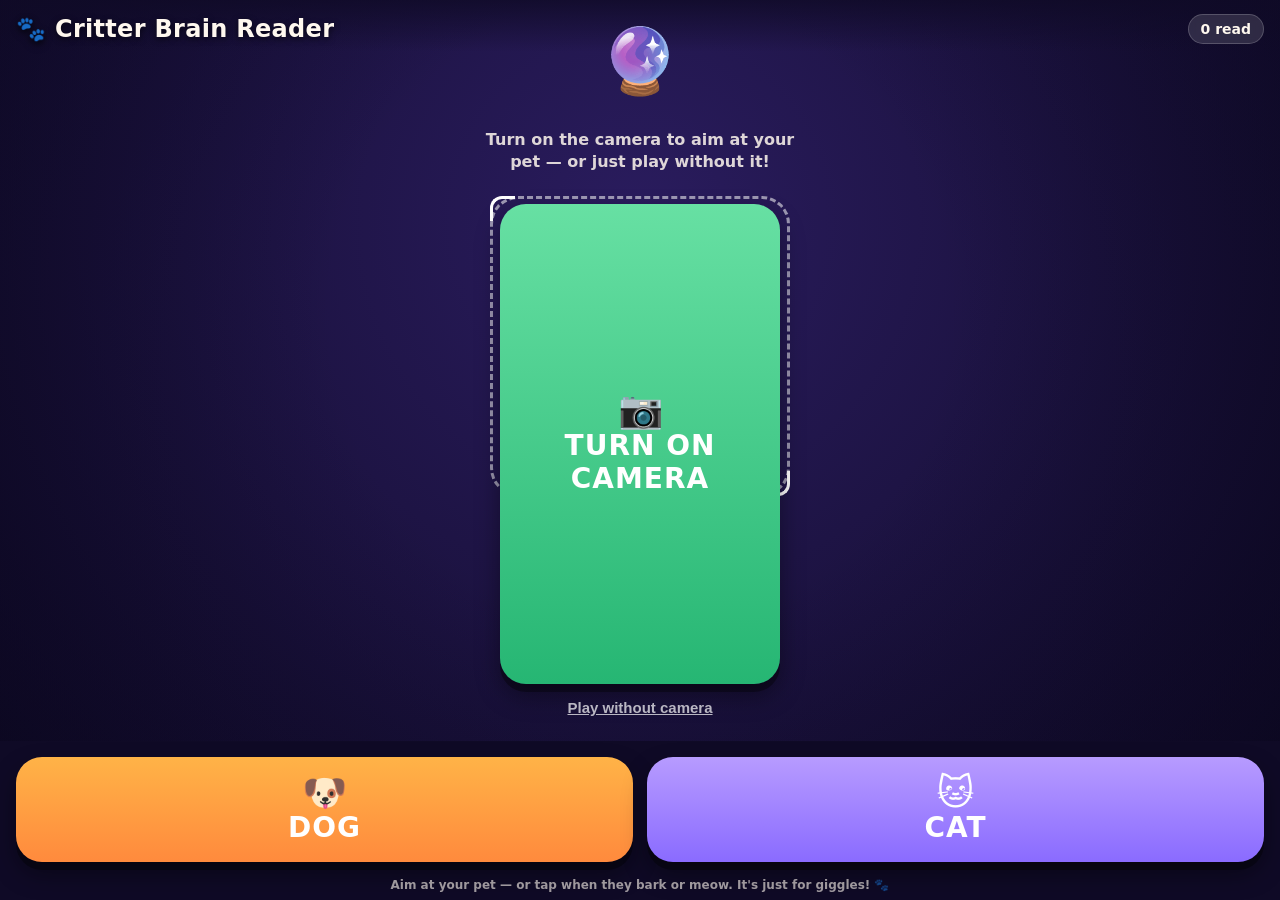
<file: pet-translator.html>
<!DOCTYPE html>
<html lang="en">
<head>
<meta charset="UTF-8">
<meta name="viewport" content="width=device-width, initial-scale=1.0, maximum-scale=1.0, user-scalable=no">
<meta name="theme-color" content="#1b1140">
<title>Critter Brain Reader 🐾</title>
<style>
  :root{
    --dog:#ff8a3d; --dog2:#ffb347;
    --cat:#8a6bff; --cat2:#b79bff;
    --ink:#1b1140; --paper:#fff8ef;
  }
  *{box-sizing:border-box; -webkit-tap-highlight-color:transparent;}
  html,body{margin:0;height:100%;overflow:hidden;font-family:"Baloo 2",system-ui,"Segoe UI",Roboto,sans-serif;}
  body{
    background:#0f0a26;color:var(--paper);
    display:flex;flex-direction:column;height:100dvh;user-select:none;
  }

  /* ---- Camera / stage ---- */
  #stage{position:relative;flex:1;overflow:hidden;background:radial-gradient(circle at 50% 30%,#2a1c5e,#0f0a26);}
  #cam{position:absolute;inset:0;width:100%;height:100%;object-fit:cover;transform:scaleX(1);}
  #stage.noCam #cam{display:none;}
  #vignette{position:absolute;inset:0;pointer-events:none;
    background:radial-gradient(circle at 50% 42%,transparent 40%,rgba(10,6,30,.55) 100%);}

  /* reticle for "aiming" */
  #reticle{position:absolute;top:50%;left:50%;width:min(62vw,300px);height:min(62vw,300px);
    transform:translate(-50%,-58%);border:3px dashed rgba(255,255,255,.55);border-radius:28px;
    pointer-events:none;transition:opacity .3s;}
  #reticle::before,#reticle::after{content:"";position:absolute;width:22px;height:22px;border:3px solid #fff;}
  #reticle::before{top:-3px;left:-3px;border-right:0;border-bottom:0;border-radius:12px 0 0 0;}
  #reticle::after{bottom:-3px;right:-3px;border-left:0;border-top:0;border-radius:0 0 12px 0;}
  #hint{position:absolute;top:calc(50% + 30vw);left:50%;transform:translate(-50%,10px);
    font-weight:700;font-size:clamp(15px,4.2vw,20px);text-align:center;width:90%;
    text-shadow:0 2px 8px rgba(0,0,0,.7);opacity:.95;}

  header{position:absolute;top:0;left:0;right:0;padding:14px 16px 8px;
    display:flex;align-items:center;justify-content:space-between;
    background:linear-gradient(#0f0a26cc,transparent);pointer-events:none;}
  #logo{font-weight:800;font-size:clamp(18px,5vw,24px);letter-spacing:.3px;
    text-shadow:0 2px 6px rgba(0,0,0,.6);}
  #logo .paw{filter:drop-shadow(0 2px 3px rgba(0,0,0,.4));}
  #count{font-weight:800;font-size:14px;background:#ffffff22;border:1px solid #ffffff30;
    padding:6px 12px;border-radius:999px;backdrop-filter:blur(4px);}

  /* ---- Scanning overlay ---- */
  #scan{position:absolute;inset:0;display:none;flex-direction:column;align-items:center;justify-content:center;
    background:rgba(10,6,30,.62);backdrop-filter:blur(3px);z-index:5;}
  #scan.on{display:flex;}
  .brain{font-size:min(30vw,150px);animation:pulse 1s ease-in-out infinite;}
  @keyframes pulse{0%,100%{transform:scale(1)}50%{transform:scale(1.14)}}
  #scanText{margin-top:6px;font-weight:800;font-size:clamp(18px,5.5vw,26px);text-align:center;padding:0 20px;}
  .bar{margin-top:18px;width:min(70vw,320px);height:14px;border-radius:999px;background:#ffffff22;overflow:hidden;}
  .bar>div{height:100%;width:0;border-radius:999px;background:linear-gradient(90deg,#ff8a3d,#8a6bff);}

  /* ---- Speech bubble reveal ---- */
  #reveal{position:absolute;inset:0;display:none;flex-direction:column;align-items:center;justify-content:center;
    padding:22px;z-index:6;}
  #reveal.on{display:flex;animation:fade .25s ease;}
  @keyframes fade{from{opacity:0}to{opacity:1}}
  #bubble{position:relative;max-width:560px;width:100%;background:var(--paper);color:var(--ink);
    border-radius:30px;padding:28px 24px 26px;box-shadow:0 18px 50px rgba(0,0,0,.5);
    animation:pop .35s cubic-bezier(.2,1.4,.4,1);border:4px solid #ffffff;}
  @keyframes pop{from{transform:scale(.6);opacity:0}to{transform:scale(1);opacity:1}}
  #bubble.dog{border-color:var(--dog);} #bubble.cat{border-color:var(--cat);}
  #bubble::after{content:"";position:absolute;bottom:-22px;left:50%;transform:translateX(-50%);
    border:16px solid transparent;border-top-color:var(--paper);border-bottom:0;}
  #face{font-size:min(22vw,110px);line-height:1;text-align:center;margin-bottom:4px;
    animation:bob 1.4s ease-in-out infinite;}
  @keyframes bob{0%,100%{transform:translateY(0) rotate(-2deg)}50%{transform:translateY(-6px) rotate(2deg)}}
  #noise{text-align:center;font-weight:800;font-size:clamp(20px,6vw,30px);color:#c86a1e;margin-bottom:6px;}
  #bubble.cat #noise{color:#6b4fd6;}
  #thought{text-align:center;font-weight:700;font-size:clamp(22px,6.6vw,36px);line-height:1.18;color:var(--ink);}
  #again{margin-top:20px;font-weight:800;font-size:16px;color:#ffffffcc;text-shadow:0 1px 4px #000;
    background:#ffffff22;border:1px solid #ffffff40;padding:10px 18px;border-radius:999px;}

  /* speaker button inside bubble */
  #replay{position:absolute;top:12px;right:14px;font-size:24px;background:none;border:0;cursor:pointer;opacity:.6;}

  /* ---- Controls ---- */
  #controls{display:flex;gap:14px;padding:16px 16px calc(16px + env(safe-area-inset-bottom));background:#0f0a26;}
  .big{flex:1;border:0;border-radius:26px;padding:18px 0;font-family:inherit;font-weight:800;
    font-size:clamp(20px,6vw,28px);color:#fff;cursor:pointer;position:relative;
    box-shadow:0 8px 0 rgba(0,0,0,.35),0 12px 24px rgba(0,0,0,.4);transition:transform .06s,box-shadow .06s;}
  .big:active{transform:translateY(6px);box-shadow:0 2px 0 rgba(0,0,0,.35);}
  #dogBtn{background:linear-gradient(180deg,var(--dog2),var(--dog));}
  #catBtn{background:linear-gradient(180deg,var(--cat2),var(--cat));}
  .big .emo{font-size:1.3em;display:block;line-height:1;}
  .big .lbl{display:block;letter-spacing:1px;}
  .big[disabled]{filter:grayscale(.4) brightness(.8);}

  #camPrompt{position:absolute;inset:0;display:flex;flex-direction:column;align-items:center;justify-content:center;
    gap:14px;text-align:center;padding:24px;z-index:4;}
  #camPrompt.hide{display:none;}
  #camPrompt .big{max-width:280px;}
  #camPrompt p{font-weight:700;opacity:.85;max-width:340px;line-height:1.4;}
  .tinyNote{font-size:12px;opacity:.6;font-weight:600;padding:0 16px 8px;text-align:center;}
</style>
</head>
<body>
  <div id="stage" class="noCam">
    <video id="cam" playsinline muted autoplay></video>
    <div id="vignette"></div>
    <div id="reticle"></div>
    <div id="hint">Point at a real dog or cat 🐕🐈<br>then tap their button below!</div>

    <header>
      <div id="logo"><span class="paw">🐾</span> Critter Brain Reader</div>
      <div id="count">0 read</div>
    </header>

    <!-- camera permission prompt -->
    <div id="camPrompt">
      <div style="font-size:64px">🔮</div>
      <p>Turn on the camera to aim at your pet — or just play without it!</p>
      <button class="big" id="camOn" style="background:linear-gradient(180deg,#67e0a3,#26b673)">
        <span class="emo">📷</span><span class="lbl">TURN ON CAMERA</span>
      </button>
      <button id="skipCam" style="background:none;border:0;color:#fff;opacity:.7;font-weight:700;font-size:15px;text-decoration:underline">Play without camera</button>
    </div>

    <!-- scanning -->
    <div id="scan">
      <div class="brain">🧠</div>
      <div id="scanText">Reading brainwaves…</div>
      <div class="bar"><div id="barFill"></div></div>
    </div>

    <!-- reveal -->
    <div id="reveal">
      <div id="bubble">
        <button id="replay" title="Read again">🔊</button>
        <div id="face">🐶</div>
        <div id="noise">Woof!</div>
        <div id="thought"></div>
      </div>
      <div id="again">👆 Tap DOG or CAT to read another mind</div>
    </div>
  </div>

  <div id="controls">
    <button class="big" id="dogBtn"><span class="emo">🐶</span><span class="lbl">DOG</span></button>
    <button class="big" id="catBtn"><span class="emo">🐱</span><span class="lbl">CAT</span></button>
  </div>
  <div class="tinyNote">Aim at your pet — or tap when they bark or meow. It's just for giggles! 🐾</div>

<script>
/* ============================================================
   Critter Brain Reader
   A silly pet-thought translator for kids 8+.
   Point the phone at a dog or cat, tap the button, and it
   "reads" a funny thought aloud in a dog or cat voice.
   ============================================================ */

/* ---------- The thoughts (big pools so a 5–10 min session won't repeat) ---------- */
const DOG_THOUGHTS = [
  "Is that a squirrel? IS THAT A SQUIRREL?!",
  "I would die for you. Also, is that bacon?",
  "You've been gone for 8 hours... or 4 seconds. Same thing. I MISSED YOU.",
  "The mailman is back. This is my Roman Empire.",
  "I ate something in the yard. I will not be telling you what.",
  "Ball. Ball ball ball. BALL. Please. The ball.",
  "I'm not lying on your clean laundry. I'm GUARDING it. With my whole body.",
  "The vacuum has returned. Prepare the barking.",
  "I have no idea why I'm barking but I fully commit.",
  "You said 'walk' from three rooms away. I heard everything.",
  "That other dog was TOTALLY talking about me.",
  "I rolled in something amazing. You're welcome for the smell.",
  "Every day is the best day I have ever had in my entire life.",
  "If it fits in my mouth, it is technically a snack.",
  "I don't know what a Tuesday is but I love you on it.",
  "The doorbell rang on the TV. This is a national emergency.",
  "I buried a treasure in the couch. It was a chip. I forgot where.",
  "Zoomies incoming in 3… 2… I'm already going.",
  "My tail is up to something and even I don't know what.",
  "You dropped that on purpose. You're a legend. Thank you.",
  "I could catch that squirrel. I choose not to. Every time.",
  "The cat looked at me. I have been challenged.",
  "Belly rubs are a human right. I looked it up. With my paws.",
  "I'm a very good boy and I know exactly zero commands.",
  "Wait, are we going to the vet? …Nope, false alarm, LOVE YOU.",
  "I heard a chip bag open from outer space.",
  "That's my human. Yes. The whole one. Mine.",
  "I sniffed 47 things on that walk and I remember all of them.",
  "Sometimes I bark at nothing to keep it away. You're welcome.",
  "The couch is lava and also mine.",
  "I would like a treat for existing, please.",
  "Someone new is here and I must smell all of them immediately.",
  "I chased my tail and lost. Rematch tomorrow.",
  "You're on the phone. Are you talking about treats? Are you?",
  "I forgot you were in the bathroom and now we are reunited!",
  "The wind moved a leaf. I have declared war.",
  "I'm going to lick your face until you understand how great you are.",
  "New smell alert. New smell alert. This is not a drill.",
  "I do not need the whole bed but I will take the whole bed.",
  "That dog on the walk is my new best friend forever probably.",
  "I heard the fridge open. I am legally required to appear.",
  "My favorite toy is the one you just threw away.",
  "You sneezed. Are you okay? Do you need me to sit on you?",
  "I have been SO brave about this thunderstorm (I am under the table).",
  "Nap number six of the day and honestly I've earned it.",
  "I stole a sock. It is now my most treasured possession.",
  "The garbage truck. My oldest enemy. We meet again.",
  "I want to go outside. Now I want to come inside. Now outside.",
  "You're eating. I will simply stare until you feel it.",
  "I don't remember why I ran in here but here I am, thriving.",
  "Every stick is THE stick.",
  "I heard my name. Was it good? It was good. I can tell.",
  "I protected the house from the delivery box all day.",
  "Is this water bowl new? It tastes like adventure.",
  "The other dogs at the park did NOT respect the ball rules.",
  "I love car rides. Where are we going? Everywhere? PERFECT.",
  "I made a friend. It was a shoe. We're very close now.",
  "Someone said 'good boy' in a movie and I felt that.",
  "The squirrel has an agenda and I am the only one who sees it.",
  "I would like to alert you that a bird exists outside.",
  "I napped so hard I forgot my own name for a second.",
  "You put your shoes on. Are we going? ARE WE GOING?",
  "I brought you my slobbery ball because you looked like you needed it.",
  "That pillow was too fluffy. I have fixed it. It is now flat.",
  "I love this blanket. I love this floor. I love this shoe. I love YOU.",
  "The neighbor's cat is plotting and I'm keeping notes.",
  "I heard a plastic crinkle and my ancestors woke up inside me.",
  "I'm not begging, I'm just extremely nearby your sandwich.",
  "I dug a hole. I don't have a reason. It's just a good hole.",
  "You laughed. I don't know why but I'm wagging about it.",
];

const CAT_THOUGHTS = [
  "I knocked it off the table. I looked you dead in the eye. No regrets.",
  "You may pet me for exactly three strokes. The fourth one, I bite.",
  "I have decided this cardboard box is now my entire personality.",
  "It is 3 AM. Time to run across your face at full speed.",
  "I could catch that red dot. I'm choosing to let it live. For now.",
  "Yes, I have a whole bed. No, I will sleep on your keyboard.",
  "I meowed. Feed me. I know I have food. Feed me a NEW food.",
  "That was your favorite mug. Was. Anyway.",
  "I love you. Do not tell anyone. I have a reputation.",
  "I sat on the one piece of paper you needed. This is my job now.",
  "The vet? I remember the vet. I have not forgotten. I never forget.",
  "I knocked and knocked but the closed door remains my nemesis.",
  "You bought me a $40 toy. I am playing with the receipt.",
  "I am not stuck. I chose to sit in this bag. It is my decision.",
  "The dog thinks we're friends. The dog is an optimist.",
  "I brought you a gift. It's a leaf. You're welcome. Cherish it.",
  "I will now stare at the wall for 20 minutes. Do not ask why.",
  "You were typing. I sat on the keyboard. Now we both live here.",
  "I knocked the pen off the desk. Justice has been served.",
  "It's my birthday. It's always my birthday. Act accordingly.",
  "I heard the can opener from three dimensions away.",
  "This sunbeam is booked. Come back in four hours.",
  "I meow at the door to go out. I meow at the door to come in. Balance.",
  "You cleaned my litter box. Bold of you to think I'll thank you.",
  "I knocked your glass off the counter as a scientific experiment. It fell.",
  "I have been staring at you sleep. For science. And menace.",
  "The vacuum lives. I do not consent to the vacuum.",
  "I love this box. I do not fit in this box. I am in this box.",
  "You call it 'the good couch.' I call it 'my scratching post.'",
  "I will sit just out of reach so you know I'm here on purpose.",
  "I demand attention. You give attention. I leave. This is love.",
  "I hunted a bug for two hours. I let it go. Rich people problems.",
  "That's not your seat anymore. I've warmed it. It's mine now.",
  "The laser pointer disrespected me and then vanished. Cowardly.",
  "I purr so you think I'm nice. It's working.",
  "You looked away for one second. Your food is now MY food.",
  "I fit perfectly in this tiny bowl and no one can tell me otherwise.",
  "Curtains are just a ladder with an attitude problem.",
  "I knocked something over in the other room. Come find out what.",
  "You said 'no.' I heard 'do it slower and with eye contact.'",
  "The bird outside is a live TV channel and I'm binge-watching.",
  "I stepped in your snack. It's mine now. Those are the rules.",
  "I'm ignoring you. This is quality time. You're welcome.",
  "I will meow one (1) time at 4 AM to make sure you're awake.",
  "This blanket has my exact body indent. Do not adjust it.",
  "I knocked a coaster off just to hear the little clatter. Music.",
  "You have guests. I will hide, then judge them from a high shelf.",
  "That houseplant looked at me funny so I ate a leaf.",
  "I don't chase the toy. The toy chases my patience and loses.",
  "I sat on your chest so you'd know exactly who's in charge.",
  "The water in the glass tastes better than the water in my bowl. Rules.",
  "I have selected your gym bag as my new throne. It is decided.",
  "You bought a bed. I sleep in the box it came in. Correct.",
  "I made biscuits on your stomach. Consider yourself blessed.",
  "The other cat outside is on MY windowsill in MY view. Outrageous.",
  "I heard you open a bag. Any bag. I'm on my way.",
  "I knocked, therefore it fell, therefore it was destiny.",
  "I love you most when you're asleep and can't try to hug me.",
  "You put out fresh food. I sniffed it and walked away. Menu declined.",
  "I am a fierce hunter. Of the little cap from the milk jug.",
  "Do not look at me while I fall off this shelf. It never happened.",
  "The zoomies have chosen me. It is 2 AM. Farewell.",
  "I'm sitting on your laptop because it's warm and you're distracted.",
  "That string is the most dangerous animal I have ever fought.",
  "I let you live here. Never forget that.",
  "I stared into the corner. Something was there. Now it's gone. You're welcome.",
  "I will knock exactly one item off per day. Today's item: your phone.",
  "You closed the laptop. Now it's a bed. Thank you for the upgrade.",
];

/* Barks & meows — a random sound to open the reveal, spoken + shown */
const BARKS = ["Woof!","Bork!","Arf arf!","Woof woof!","Bark!","Grrr-ruff!","Yip!","Boof!","AWOOO!","Ruff!"];
const MEOWS = ["Meow.","Mrrrow?","Mew!","Meeeow…","Prrrp?","Mrow.","Nyaa~","Meow meow.","Mrrp!","Reeeow!"];

const SCAN_LINES = [
  "Reading brainwaves…","Decoding tail wags…","Translating whiskers…","Sniffing out feelings…",
  "Downloading pet thoughts…","Tuning the fur-quency…","Analyzing ear twitches…","Buffering good boy energy…",
  "Consulting the treat archives…","Measuring zoomie levels…","Detecting mischief…","Reading the room (and the cat)…"
];

/* ---------- No-repeat shuffle bags ---------- */
function makeBag(items){
  let bag=[];
  return function(){
    if(bag.length===0){
      bag=items.slice();
      for(let i=bag.length-1;i>0;i--){const j=Math.floor(Math.random()*(i+1));[bag[i],bag[j]]=[bag[j],bag[i]];}
    }
    return bag.pop();
  };
}
const dogBag=makeBag(DOG_THOUGHTS);
const catBag=makeBag(CAT_THOUGHTS);
const pick=arr=>arr[Math.floor(Math.random()*arr.length)];

/* ---------- Elements ---------- */
const stage=document.getElementById('stage');
const cam=document.getElementById('cam');
const camPrompt=document.getElementById('camPrompt');
const scan=document.getElementById('scan');
const scanText=document.getElementById('scanText');
const barFill=document.getElementById('barFill');
const reveal=document.getElementById('reveal');
const bubble=document.getElementById('bubble');
const faceEl=document.getElementById('face');
const noiseEl=document.getElementById('noise');
const thoughtEl=document.getElementById('thought');
const replayBtn=document.getElementById('replay');
const dogBtn=document.getElementById('dogBtn');
const catBtn=document.getElementById('catBtn');
const countEl=document.getElementById('count');
const hint=document.getElementById('hint');

let count=0;
let busy=false;
let lastSpeak=null;

/* ---------- Camera ---------- */
async function startCamera(){
  try{
    const stream=await navigator.mediaDevices.getUserMedia({
      video:{facingMode:{ideal:'environment'}},audio:false
    });
    cam.srcObject=stream;
    await cam.play().catch(()=>{});
    stage.classList.remove('noCam');
  }catch(e){
    // camera blocked or unavailable — that's fine, play without it
    stage.classList.add('noCam');
  }
  camPrompt.classList.add('hide');
  warmUpVoices();
}
document.getElementById('camOn').addEventListener('click',startCamera);
document.getElementById('skipCam').addEventListener('click',()=>{
  camPrompt.classList.add('hide');
  warmUpVoices();
});

/* ---------- Text-to-speech ---------- */
let voices=[];
function loadVoices(){ voices=window.speechSynthesis?window.speechSynthesis.getVoices():[]; }
function warmUpVoices(){
  if(!('speechSynthesis' in window))return;
  loadVoices();
  // some browsers load voices async
  window.speechSynthesis.onvoiceschanged=loadVoices;
  // a tiny silent utterance unlocks TTS on iOS after a tap
  try{const u=new SpeechSynthesisUtterance(' ');u.volume=0;window.speechSynthesis.speak(u);}catch(e){}
}
function pickVoice(kind){
  if(!voices.length)loadVoices();
  const en=voices.filter(v=>/^en/i.test(v.lang));
  const pool=en.length?en:voices;
  if(!pool.length)return null;
  // Try to give cat a lighter/female-ish voice and dog a deeper one when names hint at it
  const wantsDeep=/dog/.test(kind);
  const deepNames=/(male|daniel|fred|alex|arthur|george|rishi)/i;
  const brightNames=/(female|samantha|karen|victoria|tessa|moira|fiona|zira|aria)/i;
  let match=pool.find(v=> wantsDeep?deepNames.test(v.name):brightNames.test(v.name));
  return match||pool[0];
}
function speak(text,kind){
  if(!('speechSynthesis' in window))return;
  window.speechSynthesis.cancel();
  const u=new SpeechSynthesisUtterance(text);
  const v=pickVoice(kind);
  if(v)u.voice=v;
  if(kind==='dog'){u.pitch=0.55;u.rate=0.9;}   // deep, slow, goofy
  else{u.pitch=1.7;u.rate=1.12;}                // high, quick, sassy
  u.volume=1;
  lastSpeak=()=>{window.speechSynthesis.cancel();window.speechSynthesis.speak(u);};
  window.speechSynthesis.speak(u);
}

/* ---------- Main flow ---------- */
function read(kind){
  if(busy)return;
  busy=true;
  dogBtn.disabled=true;catBtn.disabled=true;
  reveal.classList.remove('on');
  hint.style.opacity=0;

  // scanning animation
  scan.classList.add('on');
  scanText.textContent=pick(SCAN_LINES);
  barFill.style.transition='none';barFill.style.width='0%';
  // force reflow then animate
  void barFill.offsetWidth;
  const dur=1200+Math.random()*500;
  barFill.style.transition=`width ${dur}ms ease-in-out`;
  barFill.style.width='100%';
  // swap scan line halfway for extra fun
  const swap=setTimeout(()=>{scanText.textContent=pick(SCAN_LINES);},dur/2);

  setTimeout(()=>{
    clearTimeout(swap);
    scan.classList.remove('on');
    showResult(kind);
  },dur);
}

function showResult(kind){
  const isDog=kind==='dog';
  const thought=isDog?dogBag():catBag();
  const noise=isDog?pick(BARKS):pick(MEOWS);

  bubble.classList.toggle('dog',isDog);
  bubble.classList.toggle('cat',!isDog);
  faceEl.textContent=isDog?pick(['🐶','🐕','🦮','🐩']):pick(['🐱','🐈','😺','😼']);
  noiseEl.textContent=noise;
  thoughtEl.textContent=thought;

  reveal.classList.add('on');
  count++;countEl.textContent=count+' read';

  // speak: little noise first, then the thought, in the right voice
  speak(noise+' … '+thought,kind);

  busy=false;
  dogBtn.disabled=false;catBtn.disabled=false;
}

dogBtn.addEventListener('click',()=>read('dog'));
catBtn.addEventListener('click',()=>read('cat'));
replayBtn.addEventListener('click',()=>{ if(lastSpeak)lastSpeak(); });
// tapping anywhere on the reveal (not the speaker) hides hint; buttons drive next read
reveal.addEventListener('click',e=>{ if(e.target.id==='again') reveal.classList.remove('on'); });

// preload voices list early too
if('speechSynthesis' in window){ loadVoices(); window.speechSynthesis.onvoiceschanged=loadVoices; }
</script>
</body>
</html>
</file>
<file: style.css>
/* ============================================================
   CAT LAB — stylesheet
   A polished, modern lab aesthetic: deep space gradient,
   glassmorphism panels, neon cyan/magenta accents.
   ============================================================ */
@import url('https://fonts.googleapis.com/css2?family=Fredoka:wght@400;500;600;700&family=Space+Grotesk:wght@400;500;600;700&display=swap');

:root {
    --bg-0: #0a0a1a;
    --bg-1: #14142b;
    --glass: rgba(255, 255, 255, 0.06);
    --glass-bright: rgba(255, 255, 255, 0.1);
    --stroke: rgba(255, 255, 255, 0.12);
    --text: #eef0ff;
    --text-dim: #9aa0c8;
    --cyan: #38e8ff;
    --magenta: #ff5cc8;
    --violet: #9d6bff;
    --lime: #9dff5c;
    --gold: #ffd45c;
    --shadow: 0 18px 50px rgba(0, 0, 0, 0.5);
    --radius: 20px;
}

*, *::before, *::after { margin: 0; padding: 0; box-sizing: border-box; }

html, body { height: 100%; }

body {
    font-family: 'Space Grotesk', system-ui, sans-serif;
    color: var(--text);
    background:
        radial-gradient(1200px 700px at 15% -10%, rgba(157, 107, 255, 0.22), transparent 60%),
        radial-gradient(1100px 800px at 110% 10%, rgba(56, 232, 255, 0.16), transparent 55%),
        radial-gradient(900px 700px at 50% 120%, rgba(255, 92, 200, 0.18), transparent 60%),
        linear-gradient(160deg, var(--bg-1), var(--bg-0));
    min-height: 100vh;
    overflow-x: hidden;
}

/* Floating ambient particles */
#bg-particles {
    position: fixed; inset: 0; pointer-events: none; z-index: 0; overflow: hidden;
}
.bgp {
    position: absolute; border-radius: 50%;
    background: radial-gradient(circle, rgba(255,255,255,0.9), transparent 70%);
    animation: drift linear infinite;
    opacity: 0.5;
}
@keyframes drift {
    0%   { transform: translateY(0) translateX(0); }
    100% { transform: translateY(-120vh) translateX(40px); }
}

#app { position: relative; z-index: 1; }

/* ============ SCREEN SWITCHING ============ */
.screen {
    display: none;
    min-height: 100vh;
    padding: clamp(16px, 4vw, 48px);
    align-items: center;
    justify-content: center;
    animation: fadeIn 0.5s ease;
}
.screen.active { display: flex; }
@keyframes fadeIn { from { opacity: 0; transform: translateY(12px); } to { opacity: 1; transform: none; } }
.hidden { display: none !important; }

/* ============ BUTTONS ============ */
.btn {
    font-family: inherit; font-weight: 600; font-size: 15px;
    padding: 13px 26px; border-radius: 14px; border: 1px solid transparent;
    cursor: pointer; transition: transform 0.12s ease, box-shadow 0.2s ease, background 0.2s ease;
    letter-spacing: 0.2px;
}
.btn-sm { padding: 10px 18px; font-size: 14px; }
.btn.full { width: 100%; }
.btn-primary {
    color: #0a0a1a;
    background: linear-gradient(135deg, var(--cyan), var(--violet));
    box-shadow: 0 10px 30px rgba(56, 232, 255, 0.3);
}
.btn-primary:hover { transform: translateY(-2px); box-shadow: 0 14px 38px rgba(157, 107, 255, 0.45); }
.btn-primary:active { transform: translateY(0); }
.btn-ghost {
    color: var(--text); background: var(--glass); border: 1px solid var(--stroke);
    backdrop-filter: blur(8px);
}
.btn-ghost:hover { background: var(--glass-bright); transform: translateY(-2px); }
.link-btn {
    background: none; border: none; color: var(--text-dim); font-family: inherit;
    font-size: 14px; cursor: pointer; transition: color 0.15s;
}
.link-btn:hover { color: var(--cyan); }

/* ============ TITLE SCREEN ============ */
.title-inner { text-align: center; max-width: 560px; }
.logo-cat {
    width: 180px; height: 180px; margin: 0 auto 8px;
    filter: drop-shadow(0 12px 30px rgba(157,107,255,0.4));
    animation: float 4s ease-in-out infinite;
}
@keyframes float { 0%,100% { transform: translateY(0); } 50% { transform: translateY(-12px); } }
.logo {
    font-family: 'Fredoka', sans-serif; font-weight: 700;
    font-size: clamp(56px, 12vw, 104px); line-height: 0.9; letter-spacing: 2px;
}
.logo-cat-word { color: var(--text); }
.logo-lab-word {
    background: linear-gradient(120deg, var(--cyan), var(--magenta));
    -webkit-background-clip: text; background-clip: text; color: transparent;
}
.tagline { color: var(--text-dim); font-size: 18px; margin: 18px 0 32px; line-height: 1.5; }
.title-buttons { display: flex; flex-direction: column; gap: 12px; align-items: center; }
.title-buttons .btn { min-width: 280px; }
.credits { margin-top: 36px; color: rgba(154,160,200,0.5); font-size: 13px; letter-spacing: 1px; text-transform: uppercase; }

/* ============ CREATOR ============ */
.creator-grid {
    display: grid; grid-template-columns: minmax(280px, 380px) minmax(320px, 560px);
    gap: 28px; width: 100%; max-width: 1000px;
}
.preview-panel {
    background: var(--glass); border: 1px solid var(--stroke); border-radius: var(--radius);
    padding: 24px; backdrop-filter: blur(14px); box-shadow: var(--shadow);
    display: flex; flex-direction: column; align-items: center;
    position: sticky; top: 24px; height: fit-content;
}
.preview-stage {
    width: 100%; aspect-ratio: 1; border-radius: 16px;
    background:
        radial-gradient(circle at 50% 35%, rgba(157,107,255,0.18), transparent 60%),
        repeating-linear-gradient(0deg, transparent, transparent 22px, rgba(255,255,255,0.025) 22px, rgba(255,255,255,0.025) 23px),
        rgba(0,0,0,0.25);
    display: flex; align-items: center; justify-content: center;
    overflow: hidden; position: relative;
}
.cat-render { width: 88%; height: 88%; }
.cat-render svg { width: 100%; height: 100%; overflow: visible; }
.preview-name { width: 100%; margin-top: 18px; }
#cat-name-input {
    width: 100%; text-align: center; font-family: 'Fredoka', sans-serif; font-weight: 600;
    font-size: 24px; color: var(--text); background: transparent; border: none;
    border-bottom: 2px dashed var(--stroke); padding: 6px 0; outline: none; transition: border-color 0.2s;
}
#cat-name-input:focus { border-color: var(--cyan); }
#cat-name-input::placeholder { color: rgba(154,160,200,0.5); font-weight: 400; }
.preview-summary { color: var(--text-dim); font-size: 13px; text-align: center; margin: 14px 0 18px; line-height: 1.6; min-height: 40px; }
.preview-actions { display: flex; gap: 10px; width: 100%; }
.preview-actions .btn { flex: 1; }

.controls-panel {
    background: var(--glass); border: 1px solid var(--stroke); border-radius: var(--radius);
    padding: 24px 26px; backdrop-filter: blur(14px); box-shadow: var(--shadow);
    max-height: calc(100vh - 48px); overflow-y: auto;
}
.controls-header { display: flex; justify-content: space-between; align-items: center; margin-bottom: 20px; }
.controls-header h2 { font-family: 'Fredoka', sans-serif; font-size: 26px; font-weight: 600; }
.control-group { margin-bottom: 22px; }
.control-group.split { display: grid; grid-template-columns: 1fr 1fr; gap: 18px; }
.control-label {
    display: block; font-size: 12px; font-weight: 600; text-transform: uppercase;
    letter-spacing: 1px; color: var(--text-dim); margin-bottom: 10px;
}
.control-hint { font-size: 13px; color: var(--text-dim); margin-top: 8px; font-style: italic; min-height: 18px; }

/* Chips */
.chip-row { display: flex; flex-wrap: wrap; gap: 8px; }
.chip-row.col { flex-direction: column; }
.chip {
    font-family: inherit; font-size: 13px; font-weight: 500; color: var(--text);
    padding: 9px 14px; border-radius: 11px; cursor: pointer;
    background: rgba(255,255,255,0.05); border: 1px solid var(--stroke);
    transition: all 0.15s ease; display: flex; align-items: center; gap: 7px; white-space: nowrap;
}
.chip:hover { background: var(--glass-bright); transform: translateY(-1px); }
.chip.active {
    background: linear-gradient(135deg, rgba(56,232,255,0.25), rgba(157,107,255,0.25));
    border-color: var(--cyan); color: #fff;
    box-shadow: 0 4px 16px rgba(56,232,255,0.25);
}
.chip .chip-ico { font-size: 15px; }

/* Swatches */
.swatch-row { display: flex; flex-wrap: wrap; gap: 7px; margin-bottom: 8px; }
.swatch {
    width: 30px; height: 30px; border-radius: 9px; cursor: pointer; border: 2px solid transparent;
    transition: transform 0.12s ease, border-color 0.15s; box-shadow: inset 0 0 0 1px rgba(0,0,0,0.15);
}
.swatch:hover { transform: scale(1.12); }
.swatch.active { border-color: #fff; transform: scale(1.12); box-shadow: 0 0 0 2px var(--cyan); }
.color-input {
    width: 100%; height: 34px; border: 1px solid var(--stroke); border-radius: 9px;
    background: rgba(0,0,0,0.2); cursor: pointer; padding: 2px;
}

/* ============ CARE / NURSERY ============ */
.care-grid {
    display: grid; grid-template-columns: 230px 1fr 230px;
    gap: 22px; width: 100%; max-width: 1080px; align-items: stretch;
}
.care-info, .care-stats {
    display: flex; flex-direction: column; gap: 16px;
}
.info-card, .mood-card {
    background: var(--glass); border: 1px solid var(--stroke); border-radius: 16px;
    padding: 18px; backdrop-filter: blur(12px);
}
.info-card h3 { font-family: 'Fredoka', sans-serif; font-size: 24px; font-weight: 600; margin-bottom: 6px; }
.info-line { font-size: 13px; color: var(--text-dim); line-height: 1.6; }
.age-badge {
    margin-top: 12px; display: inline-block; font-size: 12px; font-weight: 600;
    color: var(--cyan); background: rgba(56,232,255,0.1); padding: 5px 11px; border-radius: 20px;
    border: 1px solid rgba(56,232,255,0.25);
}
.mood-card { text-align: center; }
.mood-emoji { font-size: 46px; line-height: 1; animation: moodPop 0.4s ease; }
.mood-text { font-size: 15px; font-weight: 600; margin-top: 8px; color: var(--text); }
@keyframes moodPop { 0% { transform: scale(0.6); } 60% { transform: scale(1.15); } 100% { transform: scale(1); } }

.care-stage-wrap { display: flex; align-items: center; }
.care-stage {
    width: 100%; aspect-ratio: 1 / 1; border-radius: 24px; position: relative; overflow: hidden;
    background:
        radial-gradient(circle at 50% 30%, rgba(157,107,255,0.22), transparent 55%),
        radial-gradient(circle at 50% 100%, rgba(56,232,255,0.12), transparent 60%),
        linear-gradient(180deg, rgba(20,20,43,0.6), rgba(10,10,26,0.8));
    border: 1px solid var(--stroke); box-shadow: var(--shadow);
    display: flex; align-items: center; justify-content: center;
}
.stage-floor {
    position: absolute; bottom: 0; left: 0; right: 0; height: 26%;
    background: linear-gradient(180deg, transparent, rgba(157,107,255,0.12));
    border-top: 1px solid rgba(255,255,255,0.06);
}
.care-stage .cat-render { width: 70%; height: 70%; position: relative; z-index: 2; transition: transform 0.3s ease; }
.care-stage.sleeping .cat-render { transform: scale(0.95); }

.particle-layer { position: absolute; inset: 0; pointer-events: none; z-index: 5; }
.particle {
    position: absolute; font-size: 26px; animation: floatUp 1.3s ease-out forwards; pointer-events: none;
}
@keyframes floatUp {
    0% { opacity: 0; transform: translateY(0) scale(0.6); }
    20% { opacity: 1; }
    100% { opacity: 0; transform: translateY(-130px) scale(1.3) rotate(var(--rot, 0deg)); }
}
.speech-bubble {
    position: absolute; top: 12%; left: 50%; transform: translateX(-50%);
    background: #fff; color: #1a1a2e; font-weight: 600; font-size: 14px;
    padding: 9px 16px; border-radius: 16px; z-index: 8; white-space: nowrap;
    box-shadow: 0 8px 24px rgba(0,0,0,0.3); animation: bubblePop 0.3s ease;
}
.speech-bubble::after {
    content: ''; position: absolute; bottom: -7px; left: 50%; transform: translateX(-50%);
    border: 8px solid transparent; border-top-color: #fff; border-bottom: 0;
}
@keyframes bubblePop { from { opacity: 0; transform: translateX(-50%) translateY(8px) scale(0.9); } to { opacity: 1; } }

/* Stats */
.stat { background: var(--glass); border: 1px solid var(--stroke); border-radius: 14px; padding: 13px 15px; backdrop-filter: blur(12px); }
.stat-top { display: flex; align-items: center; gap: 7px; margin-bottom: 8px; font-size: 13px; }
.stat-emoji { font-size: 15px; }
.stat-name { font-weight: 600; flex: 1; }
.stat-num { color: var(--text-dim); font-variant-numeric: tabular-nums; font-weight: 600; }
.stat-track { height: 9px; background: rgba(0,0,0,0.35); border-radius: 6px; overflow: hidden; }
.stat-bar { height: 100%; width: 100%; border-radius: 6px; transition: width 0.5s ease, background 0.5s ease; }
.stat-bar.high { background: linear-gradient(90deg, var(--lime), var(--cyan)); }
.stat-bar.mid  { background: linear-gradient(90deg, var(--gold), var(--magenta)); }
.stat-bar.low  { background: linear-gradient(90deg, #ff5c5c, var(--magenta)); animation: lowPulse 0.9s ease infinite; }
@keyframes lowPulse { 0%,100% { opacity: 1; } 50% { opacity: 0.5; } }

/* Action bar */
.action-bar {
    position: fixed; bottom: 0; left: 0; right: 0; z-index: 20;
    display: flex; justify-content: center; gap: 10px; flex-wrap: wrap;
    padding: 16px; background: linear-gradient(180deg, transparent, rgba(10,10,26,0.9) 40%);
}
.care-action {
    font-family: inherit; cursor: pointer; width: 84px; padding: 12px 6px; border-radius: 16px;
    background: var(--glass); border: 1px solid var(--stroke); color: var(--text);
    display: flex; flex-direction: column; align-items: center; gap: 5px;
    backdrop-filter: blur(12px); transition: transform 0.12s ease, background 0.2s, box-shadow 0.2s;
}
.care-action:hover { background: var(--glass-bright); transform: translateY(-3px); box-shadow: 0 10px 24px rgba(0,0,0,0.35); }
.care-action:active { transform: translateY(0) scale(0.96); }
.care-action:disabled { opacity: 0.35; cursor: not-allowed; transform: none; }
.ca-icon { font-size: 26px; }
.ca-label { font-size: 12px; font-weight: 600; }

/* Care screen needs space for fixed action bar */
#care-screen { padding-bottom: 120px; }

/* Cat idle animations (applied to SVG groups) */
.cat-svg .breathe { animation: breathe 3.4s ease-in-out infinite; transform-origin: 100px 150px; }
@keyframes breathe { 0%,100% { transform: scale(1); } 50% { transform: scale(1.025); } }
.cat-svg .tail { animation: tailSway 3.2s ease-in-out infinite; transform-origin: 150px 150px; }
@keyframes tailSway { 0%,100% { transform: rotate(-4deg); } 50% { transform: rotate(8deg); } }
.cat-svg .eye-group { transition: transform 0.1s ease; transform-origin: center; }
.cat-svg .eye-group.blink { transform: scaleY(0.08); }
.cat-svg.is-sleeping .breathe { animation-duration: 5s; }
.cat-svg .ear-l { animation: earTwitchL 6s ease-in-out infinite; transform-origin: 70px 56px; }
.cat-svg .ear-r { animation: earTwitchR 7s ease-in-out infinite; transform-origin: 130px 56px; }
@keyframes earTwitchL { 0%,92%,100% { transform: rotate(0); } 95% { transform: rotate(-7deg); } }
@keyframes earTwitchR { 0%,90%,100% { transform: rotate(0); } 94% { transform: rotate(7deg); } }

.cat-render.react-happy { animation: reactHappy 0.5s ease; }
@keyframes reactHappy { 0%,100% { transform: translateY(0); } 40% { transform: translateY(-18px); } 70% { transform: translateY(0); } }
.cat-render.react-wiggle { animation: reactWiggle 0.5s ease; }
@keyframes reactWiggle { 0%,100% { transform: rotate(0); } 25% { transform: rotate(-5deg); } 75% { transform: rotate(5deg); } }

/* ============ RESPONSIVE ============ */
@media (max-width: 880px) {
    .creator-grid { grid-template-columns: 1fr; max-width: 480px; }
    .preview-panel { position: static; }
    .care-grid { grid-template-columns: 1fr; max-width: 420px; }
    .care-info, .care-stats { flex-direction: row; flex-wrap: wrap; }
    .care-info > *, .care-stats > * { flex: 1; min-width: 140px; }
    .care-stage-wrap { order: -1; }
}
@media (max-width: 420px) {
    .care-action { width: 70px; }
    .ca-icon { font-size: 22px; }
}
</file>
